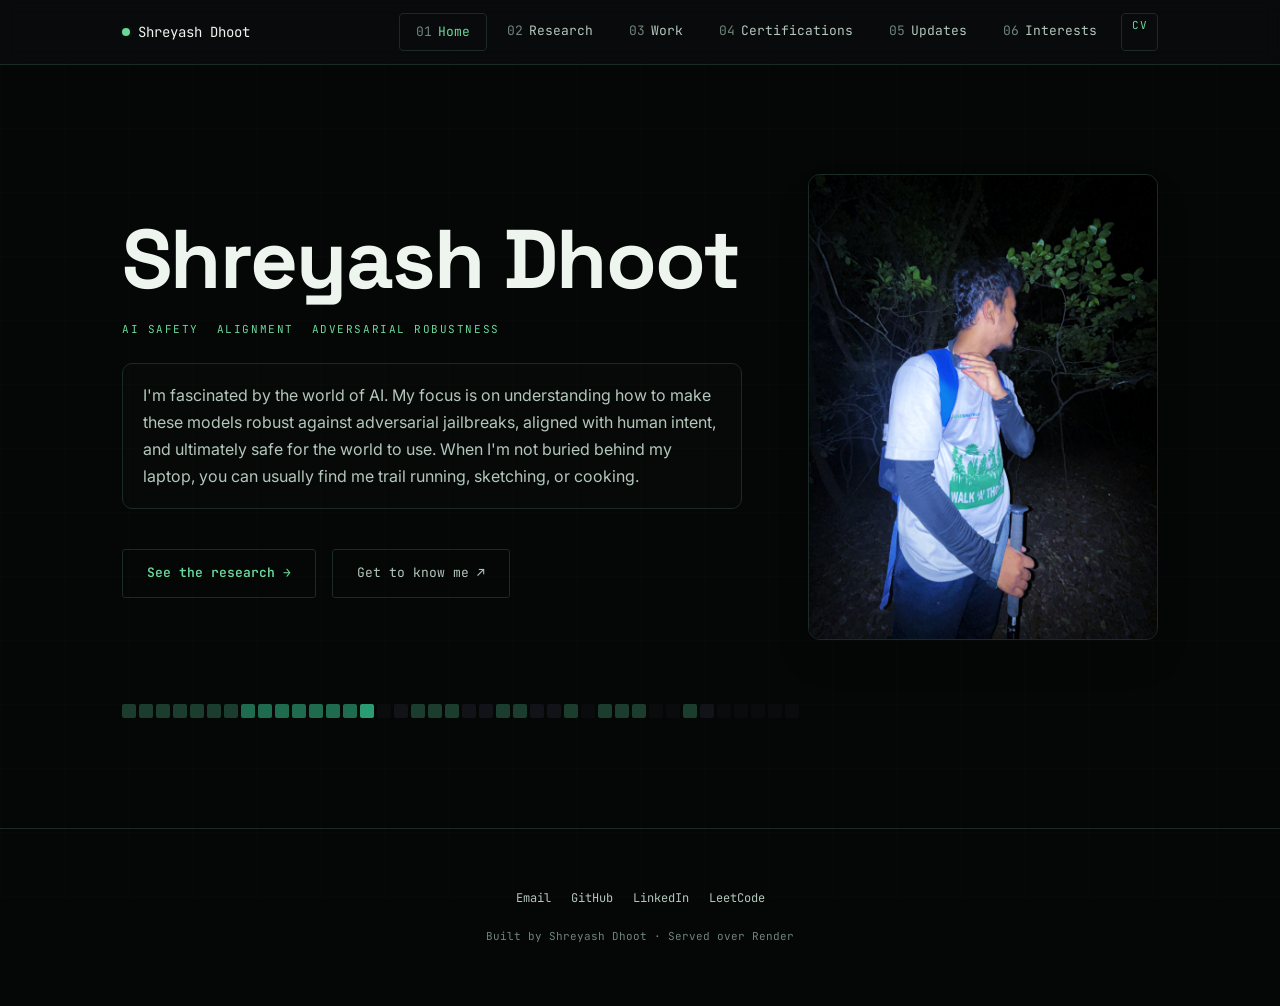
<file: index.html>
<!DOCTYPE html>
<html lang="en">
<head>
<meta charset="UTF-8">
<meta name="viewport" content="width=device-width, initial-scale=1.0">
<title>Shreyash Dhoot</title>
<meta name="description" content="Shreyash Dhoot — Undergraduate AI Researcher, EEE. Diffusion model safety, computer vision, ultra trail running, sketching.">
<link rel="preconnect" href="https://fonts.googleapis.com">
<link rel="preconnect" href="https://fonts.gstatic.com" crossorigin>
<link href="https://fonts.googleapis.com/css2?family=Space+Grotesk:wght@400;500;600;700&family=JetBrains+Mono:wght@400;500;600&family=Inter:wght@400;500;600&display=swap" rel="stylesheet">
<link rel="stylesheet" href="style.css">
<style>
  header.hero {
    min-height: 92vh;
    display: flex;
    flex-direction: column;
    justify-content: center;
    padding-top: 64px;
  }
  .hero-kicker {
    font-family: var(--font-mono); font-size: 13px; color: var(--accent);
    letter-spacing: 0.08em; margin-bottom: 20px;
    display: flex; align-items: center; gap: 10px;
    opacity: 0; animation: fadeUp 0.8s 0.1s ease-out forwards;
  }
  .hero-kicker::before { content: ''; width: 24px; height: 1px; background: var(--accent); }
  h1.hero-title {
    font-family: var(--font-display); font-weight: 700;
    font-size: clamp(2.4rem, 6.5vw, 5.2rem); line-height: 1.05; letter-spacing: -0.02em;
    max-width: 900px;
    margin: 0;
    opacity: 0; animation: fadeUp 0.8s 0.25s ease-out forwards;
  }
  .hero-title-wrap {
    max-width: 880px;
    opacity: 0; animation: fadeUp 0.8s 0.25s ease-out forwards;
  }
  .hero-keywords {
    display: flex; flex-wrap: wrap; gap: 10px 18px;
    margin-top: 18px; margin-bottom: 24px;
    font-family: var(--font-mono); font-size: 11px; letter-spacing: 0.14em;
    text-transform: uppercase; color: var(--accent);
  }
  .hero-content {
    display: grid;
    grid-template-columns: minmax(0, 1.3fr) minmax(240px, 0.7fr);
    gap: 36px;
    align-items: center;
  }
  .hero-panel {
    max-width: 620px;
    padding: 18px 20px;
    border: 1px solid var(--border);
    border-radius: 10px;
    background: rgba(255,255,255,0.01);
    color: var(--text-dim);
    font-size: 1rem;
    line-height: 1.7;
  }
  .hero-panel strong { color: var(--text); font-weight: 500; }
  .hero-visual {
    display: flex; justify-content: center; align-items: center;
    opacity: 0; animation: fadeUp 0.8s 0.5s ease-out forwards;
  }
  .hero-photo {
    width: min(100%, 360px);
    aspect-ratio: 3 / 4;
    position: relative;
    overflow: hidden;
    border-radius: 12px;
    border: 1px solid var(--border);
    background: var(--bg-card);
    box-shadow: 0 20px 35px rgba(0, 0, 0, 0.1);
  }
  .hero-photo img {
    width: 100%; height: 100%; object-fit: cover; display: block;
    filter: saturate(0.92) contrast(1.02);
  }
  .hero-sub {
    margin-top: 28px; max-width: 620px; font-size: 1.08rem; color: var(--text-dim);
    opacity: 0; animation: fadeUp 0.8s 0.4s ease-out forwards;
  }
  .hero-sub strong { color: var(--text); font-weight: 500; }
  .hero-actions {
    margin-top: 40px; display: flex; gap: 16px; flex-wrap: wrap;
    opacity: 0; animation: fadeUp 0.8s 0.55s ease-out forwards;
  }
  @keyframes fadeUp { from { opacity: 0; transform: translateY(16px); } to { opacity: 1; transform: translateY(0); } }

  .denoise-strip {
    margin-top: 64px; display: flex; align-items: center; max-width: 680px; width: 100%;
    opacity: 0; animation: fadeUp 1s 0.7s ease-out forwards;
  }
  .denoise-strip .cell { flex: 1 1 0; max-width: 14px; height: 14px; margin-right: 3px; border-radius: 2px; min-width: 2px; }
  .denoise-strip .cell:last-child { margin-right: 0; }
  .denoise-caption { font-family: var(--font-mono); font-size: 11px; color: var(--text-faint); margin-top: 12px; letter-spacing: 0.03em; }

  @media (max-width: 860px) {
    header.hero {
      min-height: auto;
      padding-top: 96px;
      padding-bottom: 56px;
      justify-content: flex-start;
    }
    .hero-content {
      grid-template-columns: 1fr;
      gap: 36px;
    }
    .hero-title-wrap {
      max-width: 100%;
    }
    .hero-panel {
      max-width: 100%;
    }
    .hero-visual {
      order: 2;
      width: 100%;
    }
    .hero-photo {
      width: min(100%, 320px);
      margin: 0 auto;
    }
  }

  @media (max-width: 520px) {
    header.hero {
      padding-top: 84px;
      padding-bottom: 40px;
    }
    h1.hero-title {
      font-size: clamp(2.1rem, 9.5vw, 3rem);
    }
    .hero-keywords {
      gap: 8px 12px;
      font-size: 10px;
      letter-spacing: 0.1em;
      margin-top: 14px;
      margin-bottom: 20px;
    }
    .hero-panel {
      padding: 16px;
      font-size: 0.95rem;
      line-height: 1.65;
    }
    .hero-actions {
      margin-top: 28px;
      gap: 12px;
    }
    .hero-actions .btn {
      width: 100%;
      justify-content: center;
    }
    .hero-photo {
      width: min(100%, 280px);
    }
    .denoise-strip {
      margin-top: 36px;
    }
    .denoise-strip .cell {
      height: 10px;
      margin-right: 2px;
      border-radius: 1px;
    }
  }
</style>
</head>
<body data-page="home">

<header class="hero">
  <div class="wrap">
    <div class="hero-content">
      <div class="hero-title-wrap">
        <h1 class="hero-title">Shreyash Dhoot</h1>
        <div class="hero-keywords">
          <span>AI Safety</span>
          <span>Alignment</span>
          <span>Adversarial Robustness</span>
        </div>
        <div class="hero-panel">
          I'm fascinated by the world of AI. My focus is on understanding how to make these models robust against adversarial jailbreaks, aligned with human intent, and ultimately safe for the world to use.
          When I'm not buried behind my laptop, you can usually find me trail running, sketching, or cooking. 
        </div>
        <div class="hero-actions">
          <a href="research.html" class="btn btn-primary">See the research →</a>
          <a href="interests.html" class="btn btn-ghost">Get to know me ↗</a>
        </div>
      </div>

      <div class="hero-visual" aria-label="Shreyash on a night trail">
        <div class="hero-photo">
          <img src="home-pictures/IMG_20241030_222016.jpg" alt="Shreyash on a night forest trail" />
        </div>
      </div>
    </div>

    <div class="denoise-strip" id="denoiseStrip"></div>
  </div>
</header>

<footer>
  <div class="wrap">
    <div class="footer-links">
      <a href="mailto:shreyashdhoot@gmail.com">Email</a>
      <a href="https://github.com/ShreyashDhoot" target="_blank" rel="noopener">GitHub</a>
      <a href="https://www.linkedin.com/in/shreyashdhoot" target="_blank" rel="noopener">LinkedIn</a>
      <a href="https://leetcode.com/u/shreyashdhoot/" target="_blank" rel="noopener">LeetCode</a>
    </div>
    Built by Shreyash Dhoot · Served over Render
  </div>
</footer>

<script src="nav.js"></script>
<script>
  (function() {
    const strip = document.getElementById('denoiseStrip');
    if (!strip) return;
    const prefersReduced = window.matchMedia('(prefers-reduced-motion: reduce)').matches;
    const cellCount = 40;
    const palette = ['#0a0b0d', '#111318', '#1a3d2e', '#1f6b4d', '#2a9c73', '#34c795'];
    const cells = [];
    for (let i = 0; i < cellCount; i++) {
      const cell = document.createElement('div');
      cell.className = 'cell';
      cell.style.background = palette[Math.floor(Math.random() * palette.length)];
      strip.appendChild(cell);
      cells.push(cell);
    }
    if (prefersReduced) {
      cells.forEach((cell, i) => {
        const t = i / cellCount;
        cell.style.background = t < 0.9 ? palette[Math.min(5, Math.floor(t * 6) + 2)] : palette[5];
      });
      return;
    }
    let step = 0;
    const totalSteps = 26;
    function settle() {
      step++;
      const resolvedUpTo = Math.floor((step / totalSteps) * cellCount);
      cells.forEach((cell, i) => {
        if (i < resolvedUpTo) {
          const t = i / cellCount;
          cell.style.background = palette[Math.min(5, Math.floor(t * 6) + 2)];
          cell.style.transition = 'background 0.5s ease';
        } else {
          cell.style.background = palette[Math.floor(Math.random() * 3)];
        }
      });
      if (step < totalSteps) setTimeout(settle, 90);
    }
    setTimeout(settle, 900);
  })();
</script>
</body>
</html>
</file>
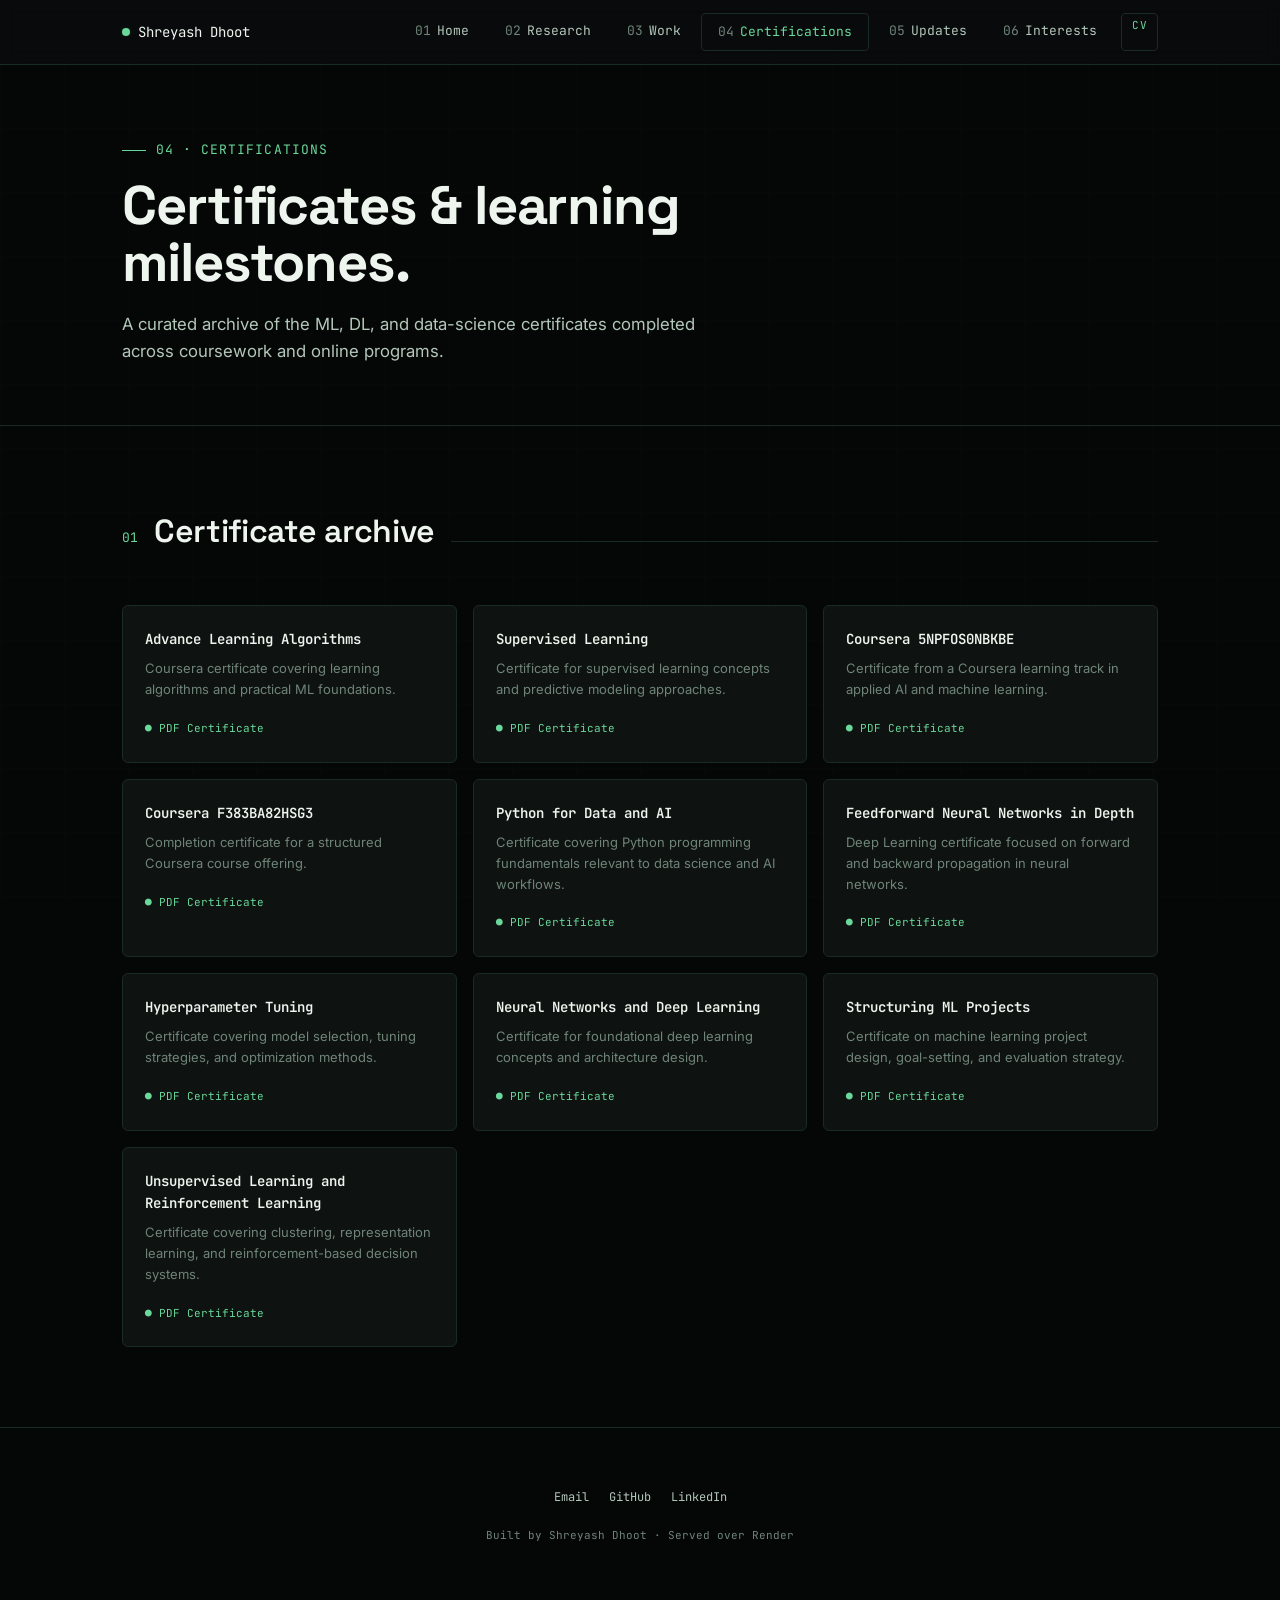
<file: certificates.html>
<!DOCTYPE html>
<html lang="en">
<head>
<meta charset="UTF-8">
<meta name="viewport" content="width=device-width, initial-scale=1.0">
<title>Certifications — Shreyash Dhoot</title>
<link rel="preconnect" href="https://fonts.googleapis.com">
<link rel="preconnect" href="https://fonts.gstatic.com" crossorigin>
<link href="https://fonts.googleapis.com/css2?family=Space+Grotesk:wght@400;500;600;700&family=JetBrains+Mono:wght@400;500;600&family=Inter:wght@400;500;600&display=swap" rel="stylesheet">
<link rel="stylesheet" href="style.css">
<style>
  .minor-grid { display: grid; grid-template-columns: repeat(auto-fill, minmax(260px, 1fr)); gap: 16px; }
  .minor-card { display: block; border: 1px solid var(--border); border-radius: 6px; padding: 22px; background: var(--bg-card); transition: border-color 0.2s ease, transform 0.2s ease, box-shadow 0.2s ease; text-decoration: none; color: inherit; cursor: pointer; }
  .minor-card:hover, .minor-card:focus-visible { border-color: var(--border-bright); transform: translateY(-1px); box-shadow: 0 8px 18px rgba(0, 0, 0, 0.08); }
  .minor-card .mc-name { font-family: var(--font-mono); font-size: 14px; font-weight: 600; color: var(--text); margin-bottom: 8px; display: block; }
  .minor-card .mc-desc { font-size: 13px; color: var(--text-faint); margin-bottom: 14px; }
  .minor-card .mc-lang { font-family: var(--font-mono); font-size: 11px; color: var(--accent); }
</style>
</head>
<body data-page="certifications">

<div class="page-header">
  <div class="wrap">
    <div class="page-kicker">04 · CERTIFICATIONS</div>
    <h1 class="page-title">Certificates & learning milestones.</h1>
    <p class="page-sub">A curated archive of the ML, DL, and data-science certificates completed across coursework and online programs.</p>
  </div>
</div>

<section>
  <div class="wrap">
    <div class="section-head">
      <span class="section-num">01</span>
      <h2 class="section-title">Certificate archive</h2>
      <div class="section-line"></div>
    </div>

    <div class="minor-grid">
      <a class="minor-card" href="certificates/advance%20learning%20algorithms.pdf" target="_blank" rel="noopener">
        <span class="mc-name">Advance Learning Algorithms</span>
        <p class="mc-desc">Coursera certificate covering learning algorithms and practical ML foundations.</p>
        <span class="mc-lang">● PDF Certificate</span>
      </a>

      <a class="minor-card" href="certificates/coursea%20supervised%20learning%20certificate.pdf" target="_blank" rel="noopener">
        <span class="mc-name">Supervised Learning</span>
        <p class="mc-desc">Certificate for supervised learning concepts and predictive modeling approaches.</p>
        <span class="mc-lang">● PDF Certificate</span>
      </a>

      <a class="minor-card" href="certificates/Coursera%205NPFOS0NBKBE.pdf" target="_blank" rel="noopener">
        <span class="mc-name">Coursera 5NPFOS0NBKBE</span>
        <p class="mc-desc">Certificate from a Coursera learning track in applied AI and machine learning.</p>
        <span class="mc-lang">● PDF Certificate</span>
      </a>

      <a class="minor-card" href="certificates/Coursera%20F383BA82HSG3.pdf" target="_blank" rel="noopener">
        <span class="mc-name">Coursera F383BA82HSG3</span>
        <p class="mc-desc">Completion certificate for a structured Coursera course offering.</p>
        <span class="mc-lang">● PDF Certificate</span>
      </a>

      <a class="minor-card" href="certificates/coursera%20python%20certificate.pdf" target="_blank" rel="noopener">
        <span class="mc-name">Python for Data and AI</span>
        <p class="mc-desc">Certificate covering Python programming fundamentals relevant to data science and AI workflows.</p>
        <span class="mc-lang">● PDF Certificate</span>
      </a>

      <a class="minor-card" href="certificates/Feedforward%20Neural%20Networks%20in%20Depth%2C%20Part%201_%20Forward%20and%20Backward%20Propagations%20_%20I%2C%20Deep%20Learning.pdf" target="_blank" rel="noopener">
        <span class="mc-name">Feedforward Neural Networks in Depth</span>
        <p class="mc-desc">Deep Learning certificate focused on forward and backward propagation in neural networks.</p>
        <span class="mc-lang">● PDF Certificate</span>
      </a>

      <a class="minor-card" href="certificates/hyperparameter%20tuning.pdf" target="_blank" rel="noopener">
        <span class="mc-name">Hyperparameter Tuning</span>
        <p class="mc-desc">Certificate covering model selection, tuning strategies, and optimization methods.</p>
        <span class="mc-lang">● PDF Certificate</span>
      </a>

      <a class="minor-card" href="certificates/neural%20network%20and%20deep%20learning.pdf" target="_blank" rel="noopener">
        <span class="mc-name">Neural Networks and Deep Learning</span>
        <p class="mc-desc">Certificate for foundational deep learning concepts and architecture design.</p>
        <span class="mc-lang">● PDF Certificate</span>
      </a>

      <a class="minor-card" href="certificates/structuring%20ml%20projects.pdf" target="_blank" rel="noopener">
        <span class="mc-name">Structuring ML Projects</span>
        <p class="mc-desc">Certificate on machine learning project design, goal-setting, and evaluation strategy.</p>
        <span class="mc-lang">● PDF Certificate</span>
      </a>

      <a class="minor-card" href="certificates/unsupervised%20and%20reinforcement.pdf" target="_blank" rel="noopener">
        <span class="mc-name">Unsupervised Learning and Reinforcement Learning</span>
        <p class="mc-desc">Certificate covering clustering, representation learning, and reinforcement-based decision systems.</p>
        <span class="mc-lang">● PDF Certificate</span>
      </a>
    </div>
  </div>
</section>

<footer>
  <div class="wrap">
    <div class="footer-links">
      <a href="mailto:shreyashdhoot@gmail.com">Email</a>
      <a href="https://github.com/ShreyashDhoot" target="_blank" rel="noopener">GitHub</a>
      <a href="https://www.linkedin.com/in/shreyashdhoot" target="_blank" rel="noopener">LinkedIn</a>
    </div>
    Built by Shreyash Dhoot · Served over Render
  </div>
</footer>

<script src="nav.js"></script>
</body>
</html>
</file>
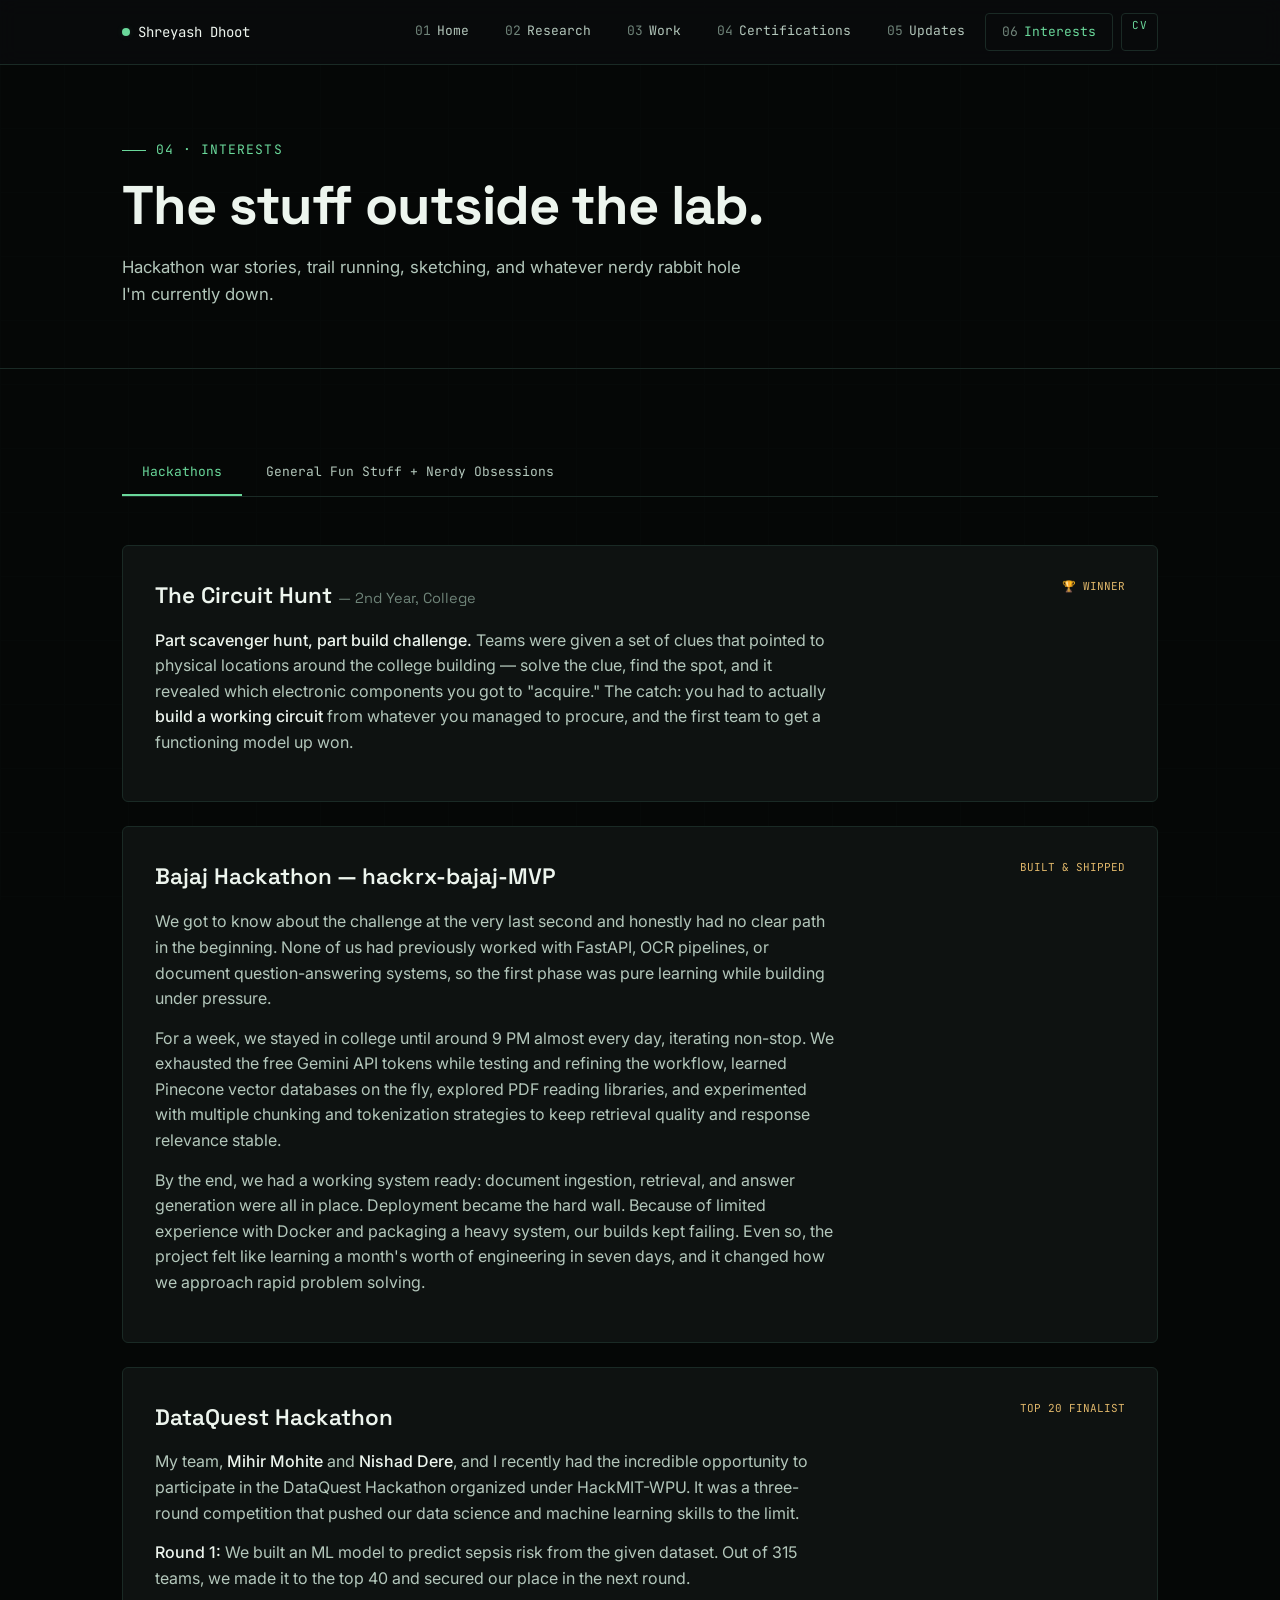
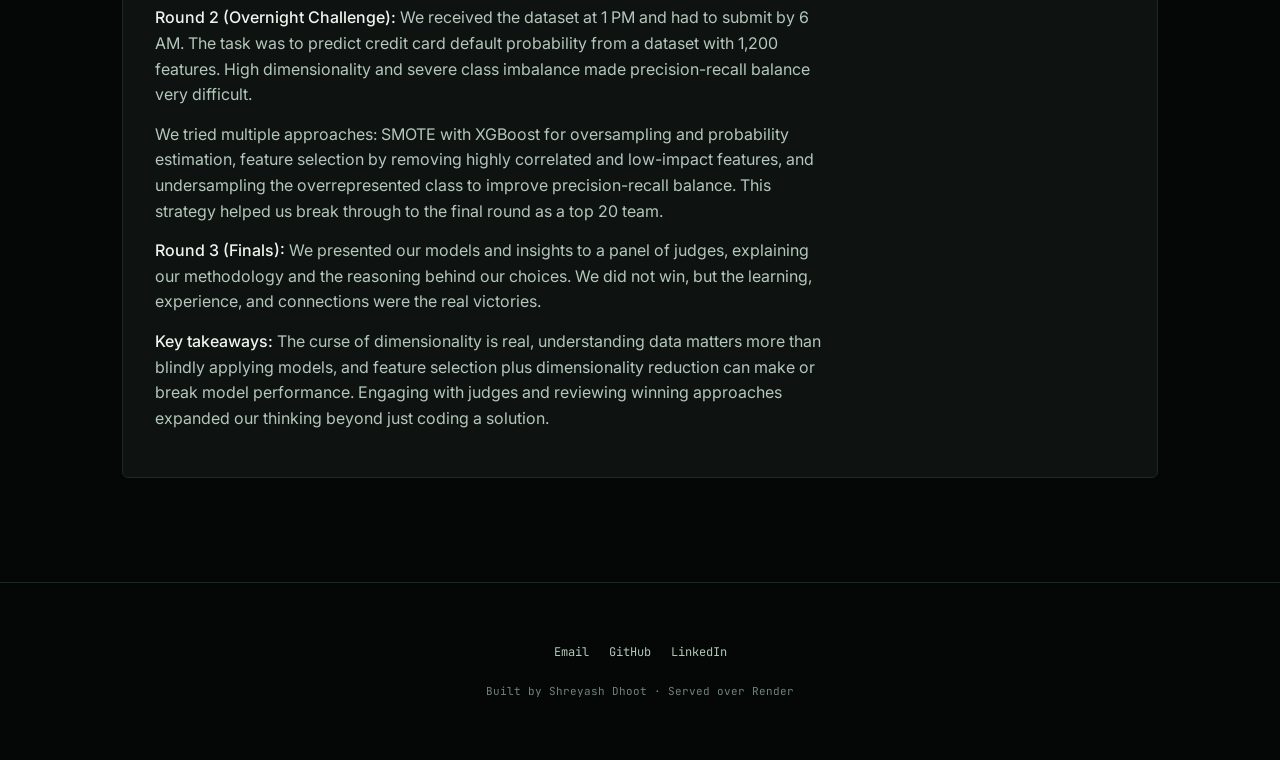
<file: interests.html>
<!DOCTYPE html>
<html lang="en">
<head>
<meta charset="UTF-8">
<meta name="viewport" content="width=device-width, initial-scale=1.0">
<title>Interests — Shreyash Dhoot</title>
<link rel="preconnect" href="https://fonts.googleapis.com">
<link rel="preconnect" href="https://fonts.gstatic.com" crossorigin>
<link href="https://fonts.googleapis.com/css2?family=Space+Grotesk:wght@400;500;600;700&family=JetBrains+Mono:wght@400;500;600&family=Inter:wght@400;500;600&display=swap" rel="stylesheet">
<link rel="stylesheet" href="style.css">
<style>
  .subtabs {
    display: flex; gap: 4px; margin-bottom: 48px;
    border-bottom: 1px solid var(--border);
    overflow-x: auto;
  }
  .subtab {
    font-family: var(--font-mono); font-size: 13px; color: var(--text-dim);
    padding: 14px 20px; border-bottom: 2px solid transparent;
    white-space: nowrap; cursor: pointer; background: none; border-top: none; border-left: none; border-right: none;
    transition: all 0.2s;
  }
  .subtab:hover { color: var(--text); }
  .subtab.active { color: var(--accent); border-bottom-color: var(--accent); }

  .subpanel { display: none; }
  .subpanel.active { display: block; animation: fadeIn 0.3s ease; }
  @keyframes fadeIn { from { opacity: 0; transform: translateY(6px); } to { opacity: 1; transform: translateY(0); } }

  .story-card {
    border: 1px solid var(--border); border-radius: 6px; background: var(--bg-card);
    padding: 32px; margin-bottom: 24px; transition: border-color 0.25s;
  }
  .story-card:hover { border-color: var(--border-bright); }
  .story-top { display: flex; justify-content: space-between; align-items: flex-start; gap: 20px; flex-wrap: wrap; margin-bottom: 14px; }
  .story-title { font-family: var(--font-display); font-size: 1.4rem; font-weight: 600; }
  .story-meta { font-family: var(--font-mono); font-size: 11px; color: var(--gold); }
  .story-body { color: var(--text-dim); max-width: 68ch; }
  .story-body strong { color: var(--text); font-weight: 500; }
  .story-body p { margin-bottom: 14px; }

  .edit-note {
    margin-top: 20px; padding: 14px 18px; border-left: 2px solid var(--warn);
    background: rgba(224, 164, 88, 0.06); font-family: var(--font-mono); font-size: 12px; color: var(--text-faint);
  }

  .obsession-grid { display: grid; grid-template-columns: repeat(auto-fill, minmax(240px, 1fr)); gap: 16px; }
  .obsession-card { border: 1px solid var(--border); border-radius: 6px; padding: 24px; background: var(--bg-card); }
  .obsession-card .oc-icon { font-size: 1.6rem; margin-bottom: 12px; }
  .obsession-card h4 { font-family: var(--font-display); font-size: 1.1rem; margin-bottom: 8px; }
  .obsession-card p { color: var(--text-faint); font-size: 13px; }
  .obsession-link {
    display: block;
    transition: border-color 0.2s ease, transform 0.2s ease, box-shadow 0.2s ease;
  }
  .obsession-link:hover {
    border-color: var(--accent);
    transform: translateY(-2px);
    box-shadow: 0 8px 20px rgba(0, 0, 0, 0.2);
  }
  .channel-cta {
    margin-top: 12px;
    display: inline-block;
    font-family: var(--font-mono);
    font-size: 11px;
    color: var(--accent);
    border: 1px solid var(--border);
    border-radius: 4px;
    padding: 5px 9px;
  }
</style>
</head>
<body data-page="interests">

<div class="page-header">
  <div class="wrap">
    <div class="page-kicker">04 · INTERESTS</div>
    <h1 class="page-title">The stuff outside the lab.</h1>
    <p class="page-sub">Hackathon war stories, trail running, sketching, and whatever nerdy rabbit hole I'm currently down.</p>
  </div>
</div>

<section>
  <div class="wrap">
    <div class="subtabs" role="tablist">
      <button class="subtab active" data-tab="hackathons" role="tab">Hackathons</button>
      <button class="subtab" data-tab="fun" role="tab">General Fun Stuff + Nerdy Obsessions</button>
    </div>

    <!-- HACKATHONS -->
    <div class="subpanel active" id="panel-hackathons">
      <div class="story-card">
        <div class="story-top">
          <div class="story-title">The Circuit Hunt <span style="color:var(--text-faint); font-weight:400; font-size:0.65em;">— 2nd Year, College</span></div>
          <div class="story-meta">🏆 WINNER</div>
        </div>
        <div class="story-body">
          <p>
            <strong>Part scavenger hunt, part build challenge.</strong> Teams were given a set of clues that
            pointed to physical locations around the college building — solve the clue, find the spot, and it
            revealed which electronic components you got to "acquire." The catch: you had to actually
            <strong>build a working circuit</strong> from whatever you managed to procure, and the first team
            to get a functioning model up won.
          </p>
        </div>
      </div>

      <div class="story-card">
        <div class="story-top">
          <div class="story-title">Bajaj Hackathon — hackrx-bajaj-MVP</div>
          <div class="story-meta">BUILT & SHIPPED</div>
        </div>
        <div class="story-body">
          <p>
            We got to know about the challenge at the very last second and honestly had no clear path in the beginning.
            None of us had previously worked with FastAPI, OCR pipelines, or document question-answering systems,
            so the first phase was pure learning while building under pressure.
          </p>
          <p>
            For a week, we stayed in college until around 9 PM almost every day, iterating non-stop.
            We exhausted the free Gemini API tokens while testing and refining the workflow, learned Pinecone vector
            databases on the fly, explored PDF reading libraries, and experimented with multiple chunking and
            tokenization strategies to keep retrieval quality and response relevance stable.
          </p>
          <p>
            By the end, we had a working system ready: document ingestion, retrieval, and answer generation were all in place.
            Deployment became the hard wall. Because of limited experience with Docker and packaging a heavy system,
            our builds kept failing. Even so, the project felt like learning a month's worth of engineering in seven days,
            and it changed how we approach rapid problem solving.
          </p>
        </div>
      </div>

      <div class="story-card">
        <div class="story-top">
          <div class="story-title">DataQuest Hackathon</div>
          <div class="story-meta">TOP 20 FINALIST</div>
        </div>
        <div class="story-body">
          <p>
            My team, <a href="https://www.linkedin.com/in/mihir-mohite/" target="_blank" rel="noopener"><strong>Mihir Mohite</strong></a> and
            <a href="https://www.linkedin.com/in/nishad-dere-1341b2336/" target="_blank" rel="noopener"><strong>Nishad Dere</strong></a>, and I recently had
            the incredible opportunity to participate in the DataQuest Hackathon organized under HackMIT-WPU.
            It was a three-round competition that pushed our data science and machine learning skills to the limit.
          </p>
          <p>
            <strong>Round 1:</strong> We built an ML model to predict sepsis risk from the given dataset.
            Out of 315 teams, we made it to the top 40 and secured our place in the next round.
          </p>
          <p>
            <strong>Round 2 (Overnight Challenge):</strong> We received the dataset at 1 PM and had to submit by 6 AM.
            The task was to predict credit card default probability from a dataset with 1,200 features.
            High dimensionality and severe class imbalance made precision-recall balance very difficult.
          </p>
          <p>
            We tried multiple approaches:
            SMOTE with XGBoost for oversampling and probability estimation, feature selection by removing highly
            correlated and low-impact features, and undersampling the overrepresented class to improve precision-recall balance.
            This strategy helped us break through to the final round as a top 20 team.
          </p>
          <p>
            <strong>Round 3 (Finals):</strong> We presented our models and insights to a panel of judges,
            explaining our methodology and the reasoning behind our choices. We did not win, but the learning,
            experience, and connections were the real victories.
          </p>
          <p>
            <strong>Key takeaways:</strong> The curse of dimensionality is real, understanding data matters more than blindly
            applying models, and feature selection plus dimensionality reduction can make or break model performance.
            Engaging with judges and reviewing winning approaches expanded our thinking beyond just coding a solution.
          </p>
        </div>
      </div>
    </div>

    <!-- GENERAL FUN STUFF -->
    <div class="subpanel" id="panel-fun">
      <div class="story-card">
        <div class="story-top">
          <div class="story-title">Ultra Trail Running</div>
        </div>
        <div class="story-body">
        </div>
      </div>

      <div class="story-card">
        <div class="story-top">
          <div class="story-title">Sketching & Art</div>
        </div>
        <div class="story-body">
        </div>
      </div>

      <div class="story-card">
        <div class="story-top">
        </div>
      </div>

      <div class="story-card">
        <div class="story-top">
          <div class="story-title">Nerdy Obsessions</div>
        </div>
      <div class="obsession-grid">
        <a class="obsession-card obsession-link" href="https://www.youtube.com/@mndiaye_97" target="_blank" rel="noopener">
          <div class="oc-icon">🌍</div>
          <h4>Wildlife & Nature Stories</h4>
          <p>
            @mndiaye_97 for engaging wildlife facts and natural history deep dives.
          </p>
          <span class="channel-cta">Open Channel</span>
        </a>
        <a class="obsession-card obsession-link" href="https://www.youtube.com/@YourFoodLab" target="_blank" rel="noopener">
          <div class="oc-icon">🍳</div>
          <h4>Food Science & Cooking</h4>
          <p>
            @YourFoodLab for practical cooking techniques and recipe breakdowns.
          </p>
          <span class="channel-cta">Open Channel</span>
        </a>
        <a class="obsession-card obsession-link" href="https://www.youtube.com/@LindsayNikol" target="_blank" rel="noopener">
          <div class="oc-icon">🦖</div>
          <h4>Paleobiology & Evolution</h4>
          <p>
            @LindsayNikol for evolutionary biology, paleo topics, and science communication.
          </p>
          <span class="channel-cta">Open Channel</span>
        </a>
        <a class="obsession-card obsession-link" href="https://www.youtube.com/watch?v=Nu8wLR4QqSE" target="_blank" rel="noopener">
          <div class="oc-icon">🎥</div>
          <h4>Curiosity That Stuck</h4>
          <p>
            This video is one of those rare rabbit holes that mixes weird detail, clever pacing, and just enough obsession to make you want to learn more afterward.
          </p>
          <span class="channel-cta">Watch the video</span>
        </a>
      </div>
      </div>
    </div>
  </div>
</section>

<footer>
  <div class="wrap">
    <div class="footer-links">
      <a href="mailto:shreyashdhoot@gmail.com">Email</a>
      <a href="https://github.com/ShreyashDhoot" target="_blank" rel="noopener">GitHub</a>
      <a href="https://www.linkedin.com/in/shreyashdhoot" target="_blank" rel="noopener">LinkedIn</a>
    </div>
    Built by Shreyash Dhoot · Served over Render
  </div>
</footer>

<script src="nav.js"></script>
<script>
  document.querySelectorAll('.subtab').forEach(tab => {
    tab.addEventListener('click', () => {
      document.querySelectorAll('.subtab').forEach(t => t.classList.remove('active'));
      document.querySelectorAll('.subpanel').forEach(p => p.classList.remove('active'));
      tab.classList.add('active');
      document.getElementById('panel-' + tab.dataset.tab).classList.add('active');
    });
  });
</script>
</body>
</html>
</file>
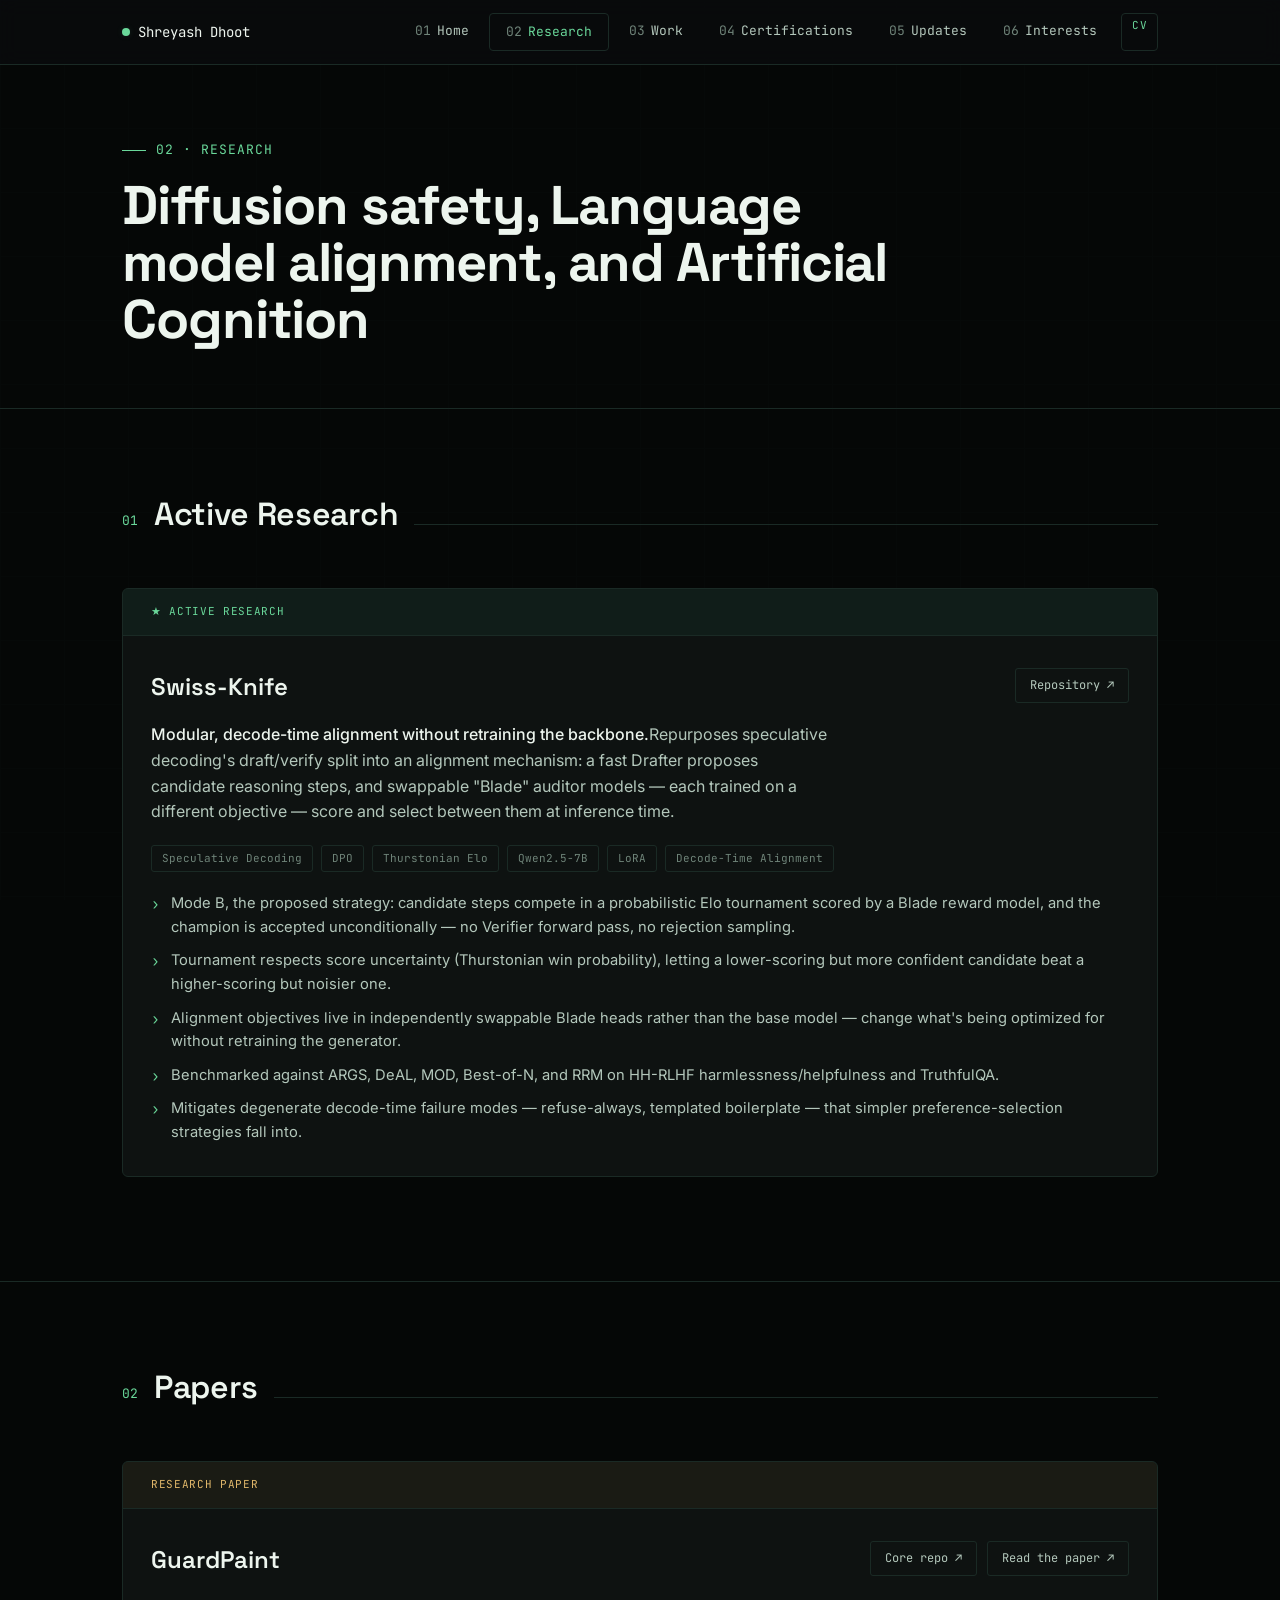
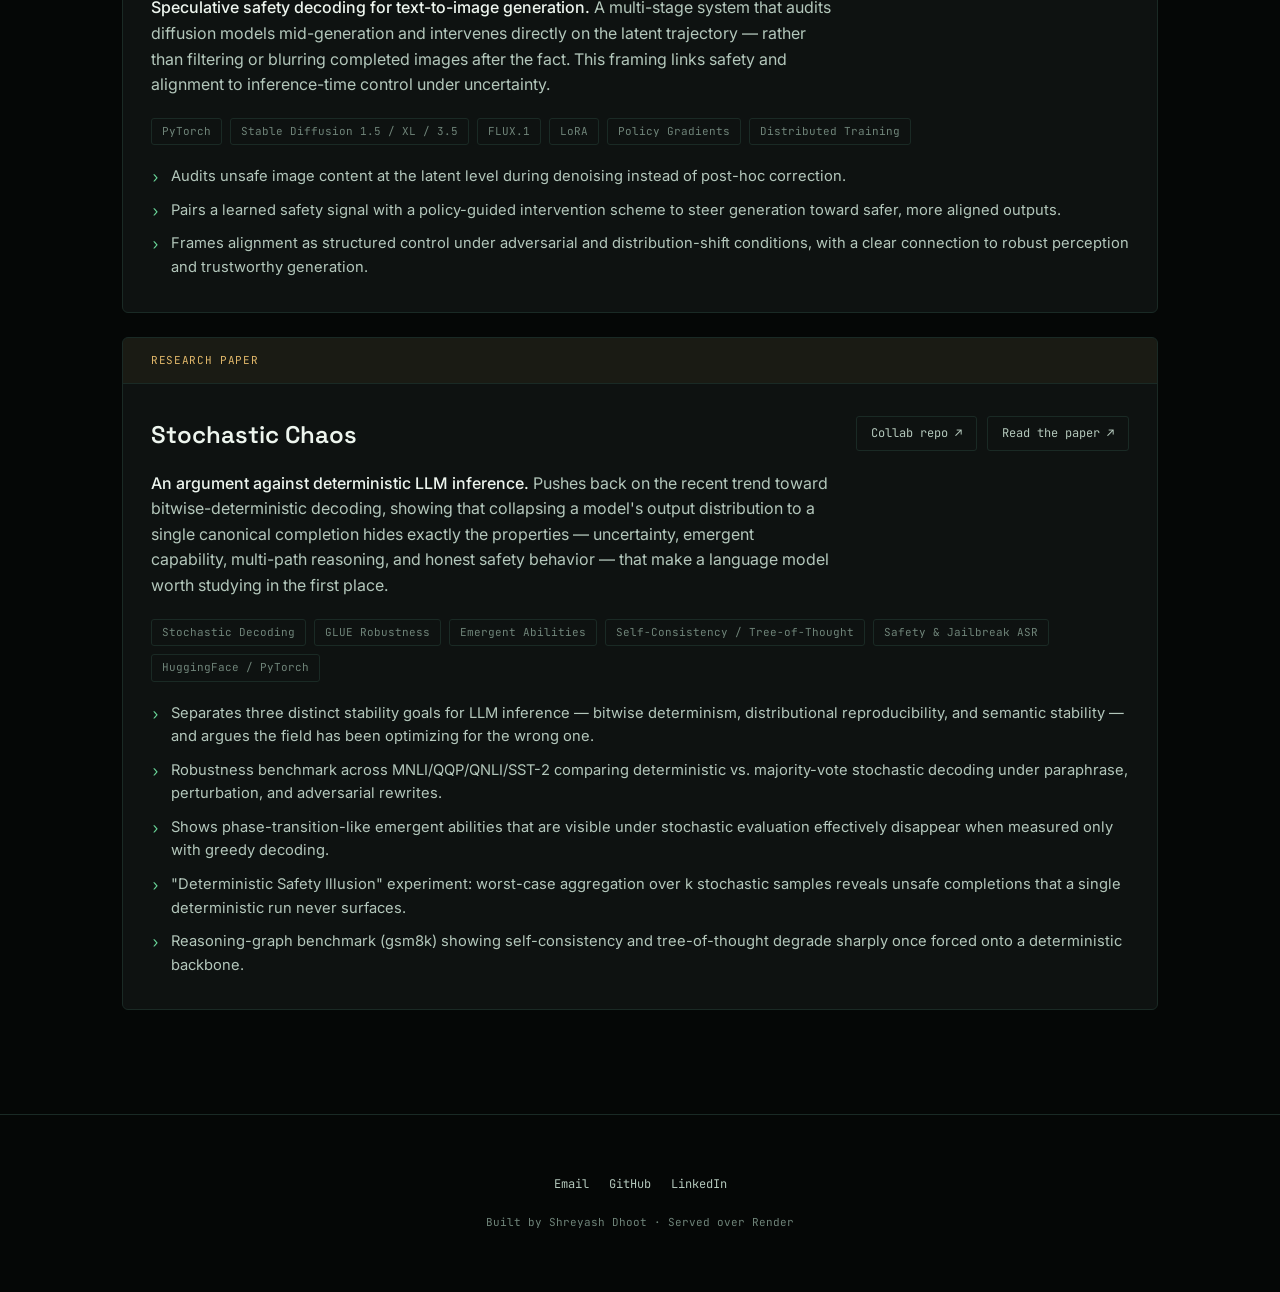
<file: research.html>
<!DOCTYPE html>
<html lang="en">
<head>
<meta charset="UTF-8">
<meta name="viewport" content="width=device-width, initial-scale=1.0">
<title>Research — Shreyash Dhoot</title>
<link rel="preconnect" href="https://fonts.googleapis.com">
<link rel="preconnect" href="https://fonts.gstatic.com" crossorigin>
<link href="https://fonts.googleapis.com/css2?family=Space+Grotesk:wght@400;500;600;700&family=JetBrains+Mono:wght@400;500;600&family=Inter:wght@400;500;600&display=swap" rel="stylesheet">
<link rel="stylesheet" href="style.css">
<style>
  .project { border: 1px solid var(--border); border-radius: 6px; background: var(--bg-card); margin-bottom: 24px; overflow: hidden; transition: border-color 0.25s ease; }
  .project:hover { border-color: var(--border-bright); }
  .project-flag { display: flex; align-items: center; gap: 10px; padding: 14px 28px; background: rgba(52, 199, 149, 0.06); border-bottom: 1px solid var(--border); font-family: var(--font-mono); font-size: 11px; color: var(--accent); letter-spacing: 0.06em; }
  .project-flag.paper { background: rgba(212, 169, 78, 0.06); color: var(--gold); }
  .project-body { padding: 32px 28px; }
  .project-top { display: flex; justify-content: space-between; align-items: flex-start; gap: 24px; margin-bottom: 16px; flex-wrap: wrap; }
  .project-name { font-family: var(--font-display); font-size: 1.5rem; font-weight: 600; }
  .project-links { display: flex; gap: 10px; flex-shrink: 0; flex-wrap: wrap; }
  .project-desc { color: var(--text-dim); max-width: 68ch; margin-bottom: 20px; }
  .project-desc strong { color: var(--text); font-weight: 500; }
  .project-meta { display: flex; flex-wrap: wrap; gap: 8px; margin-bottom: 20px; }
  .project-highlights { list-style: none; display: grid; gap: 10px; font-size: 0.92rem; color: var(--text-dim); }
  .project-highlights li { padding-left: 20px; position: relative; }
  .project-highlights li::before { content: '›'; position: absolute; left: 0; color: var(--accent); font-family: var(--font-mono); }
  .project-diagram { margin-top: 24px; padding: 18px; background: var(--bg-raised); border: 1px solid var(--border); border-radius: 4px; font-family: var(--font-mono); font-size: 11.5px; color: var(--text-faint); line-height: 1.7; overflow-x: auto; white-space: pre; }

  .paper-abstract { font-style: italic; color: var(--text-dim); border-left: 2px solid var(--gold); padding-left: 18px; margin: 20px 0; font-size: 0.95rem; }
  .pdf-slot { margin-top: 20px; padding: 18px; border: 1px dashed var(--text-faint); border-radius: 4px; font-family: var(--font-mono); font-size: 12px; color: var(--text-faint); }
</style>
</head>
<body data-page="research">

<div class="page-header">
  <div class="wrap">
    <div class="page-kicker">02 · RESEARCH</div>
    <h1 class="page-title">Diffusion safety, Language model alignment, and Artificial Cognition</h1>
  </div>
</div>

<section>
  <div class="wrap">
    <div class="section-head">
      <span class="section-num">01</span>
      <h2 class="section-title">Active Research</h2>
      <div class="section-line"></div>
    </div>

    <div class="project">
      <div class="project-flag">★ ACTIVE RESEARCH</div>
      <div class="project-body">
        <div class="project-top">
          <div class="project-name">Swiss-Knife</div>
          <div class="project-links">
            <a class="link-arrow" href="https://github.com/AKarmakar-codes/Swiss-Knife" target="_blank" rel="noopener">Repository ↗</a>
          </div>
        </div>
        <p class="project-desc">
          <strong>Modular, decode-time alignment without retraining the backbone.</strong>Repurposes speculative decoding's draft/verify split into an alignment mechanism: a fast
          Drafter proposes candidate reasoning steps, and swappable "Blade" auditor models — each trained on a
          different objective — score and select between them at inference time.
        </p>
        <div class="project-meta">
          <span class="pill">Speculative Decoding</span>
          <span class="pill">DPO</span>
          <span class="pill">Thurstonian Elo</span>
          <span class="pill">Qwen2.5-7B</span>
          <span class="pill">LoRA</span>
          <span class="pill">Decode-Time Alignment</span>
        </div>
        <ul class="project-highlights">
          <li>Mode B, the proposed strategy: candidate steps compete in a probabilistic Elo tournament scored by a Blade reward model, and the champion is accepted unconditionally — no Verifier forward pass, no rejection sampling.</li>
          <li>Tournament respects score uncertainty (Thurstonian win probability), letting a lower-scoring but more confident candidate beat a higher-scoring but noisier one.</li>
          <li>Alignment objectives live in independently swappable Blade heads rather than the base model — change what's being optimized for without retraining the generator.</li>
          <li>Benchmarked against ARGS, DeAL, MOD, Best-of-N, and RRM on HH-RLHF harmlessness/helpfulness and TruthfulQA.</li>
          <li>Mitigates degenerate decode-time failure modes — refuse-always, templated boilerplate — that simpler preference-selection strategies fall into.</li>
        </ul>
      </div>
    </div>
  </div>
</section>

<section>
  <div class="wrap">
    <div class="section-head">
      <span class="section-num">02</span>
      <h2 class="section-title">Papers</h2>
      <div class="section-line"></div>
    </div>

    <div class="project">
      <div class="project-flag paper">RESEARCH PAPER</div>
      <div class="project-body">
        <div class="project-top">
          <div class="project-name">GuardPaint <span style="color:var(--text-faint); font-weight:400; font-size:0.7em;"></span></div>
          <div class="project-links">
            <a class="link-arrow" href="https://github.com/ShreyashDhoot/GuardPaint" target="_blank" rel="noopener">Core repo ↗</a>
            <a class="link-arrow" href="GuardPaint.pdf" target="_blank" rel="noopener">Read the paper ↗</a>
          </div>
        </div>
        <p class="project-desc">
          <strong>Speculative safety decoding for text-to-image generation.</strong> A multi-stage system
          that audits diffusion models mid-generation and intervenes directly on the latent trajectory —
          rather than filtering or blurring completed images after the fact. This framing links safety and
          alignment to inference-time control under uncertainty.
        </p>
        <div class="project-meta">
          <span class="pill">PyTorch</span>
          <span class="pill">Stable Diffusion 1.5 / XL / 3.5</span>
          <span class="pill">FLUX.1</span>
          <span class="pill">LoRA</span>
          <span class="pill">Policy Gradients</span>
          <span class="pill">Distributed Training</span>
        </div>
        <ul class="project-highlights">
          <li>Audits unsafe image content at the latent level during denoising instead of post-hoc correction.</li>
          <li>Pairs a learned safety signal with a policy-guided intervention scheme to steer generation toward safer, more aligned outputs.</li>
          <li>Frames alignment as structured control under adversarial and distribution-shift conditions, with a clear connection to robust perception and trustworthy generation.</li>
        </ul>
      </div>
    </div>

    <div class="project">
      <div class="project-flag paper">RESEARCH PAPER</div>
      <div class="project-body">
        <div class="project-top">
          <div class="project-name">Stochastic Chaos <span style="color:var(--text-faint); font-weight:400; font-size:0.7em;"></span></div>
          <div class="project-links">
            <a class="link-arrow" href="https://github.com/PhotonTJ/Stochastic-Chaos" target="_blank" rel="noopener">Collab repo ↗</a>
            <a class="link-arrow" href="stochastic-chaos.pdf" target="_blank" rel="noopener">Read the paper ↗</a>
          </div>
        </div>
        <p class="project-desc">
          <strong>An argument against deterministic LLM inference.</strong> Pushes back on the recent trend
          toward bitwise-deterministic decoding, showing that collapsing a model's output distribution to a
          single canonical completion hides exactly the properties — uncertainty, emergent capability,
          multi-path reasoning, and honest safety behavior — that make a language model worth studying in
          the first place.
        </p>
        <div class="project-meta">
          <span class="pill">Stochastic Decoding</span>
          <span class="pill">GLUE Robustness</span>
          <span class="pill">Emergent Abilities</span>
          <span class="pill">Self-Consistency / Tree-of-Thought</span>
          <span class="pill">Safety & Jailbreak ASR</span>
          <span class="pill">HuggingFace / PyTorch</span>
        </div>
        <ul class="project-highlights">
          <li>Separates three distinct stability goals for LLM inference — bitwise determinism, distributional reproducibility, and semantic stability — and argues the field has been optimizing for the wrong one.</li>
          <li>Robustness benchmark across MNLI/QQP/QNLI/SST-2 comparing deterministic vs. majority-vote stochastic decoding under paraphrase, perturbation, and adversarial rewrites.</li>
          <li>Shows phase-transition-like emergent abilities that are visible under stochastic evaluation effectively disappear when measured only with greedy decoding.</li>
          <li>"Deterministic Safety Illusion" experiment: worst-case aggregation over k stochastic samples reveals unsafe completions that a single deterministic run never surfaces.</li>
          <li>Reasoning-graph benchmark (gsm8k) showing self-consistency and tree-of-thought degrade sharply once forced onto a deterministic backbone.</li>
        </ul>
      </div>
    </div>
  </div>
</section>

<footer>
  <div class="wrap">
    <div class="footer-links">
      <a href="mailto:shreyashdhoot@gmail.com">Email</a>
      <a href="https://github.com/ShreyashDhoot" target="_blank" rel="noopener">GitHub</a>
      <a href="https://www.linkedin.com/in/shreyashdhoot" target="_blank" rel="noopener">LinkedIn</a>
    </div>
    Built by Shreyash Dhoot · Served over Render
  </div>
</footer>

<script src="nav.js"></script>
</body>
</html>
</file>
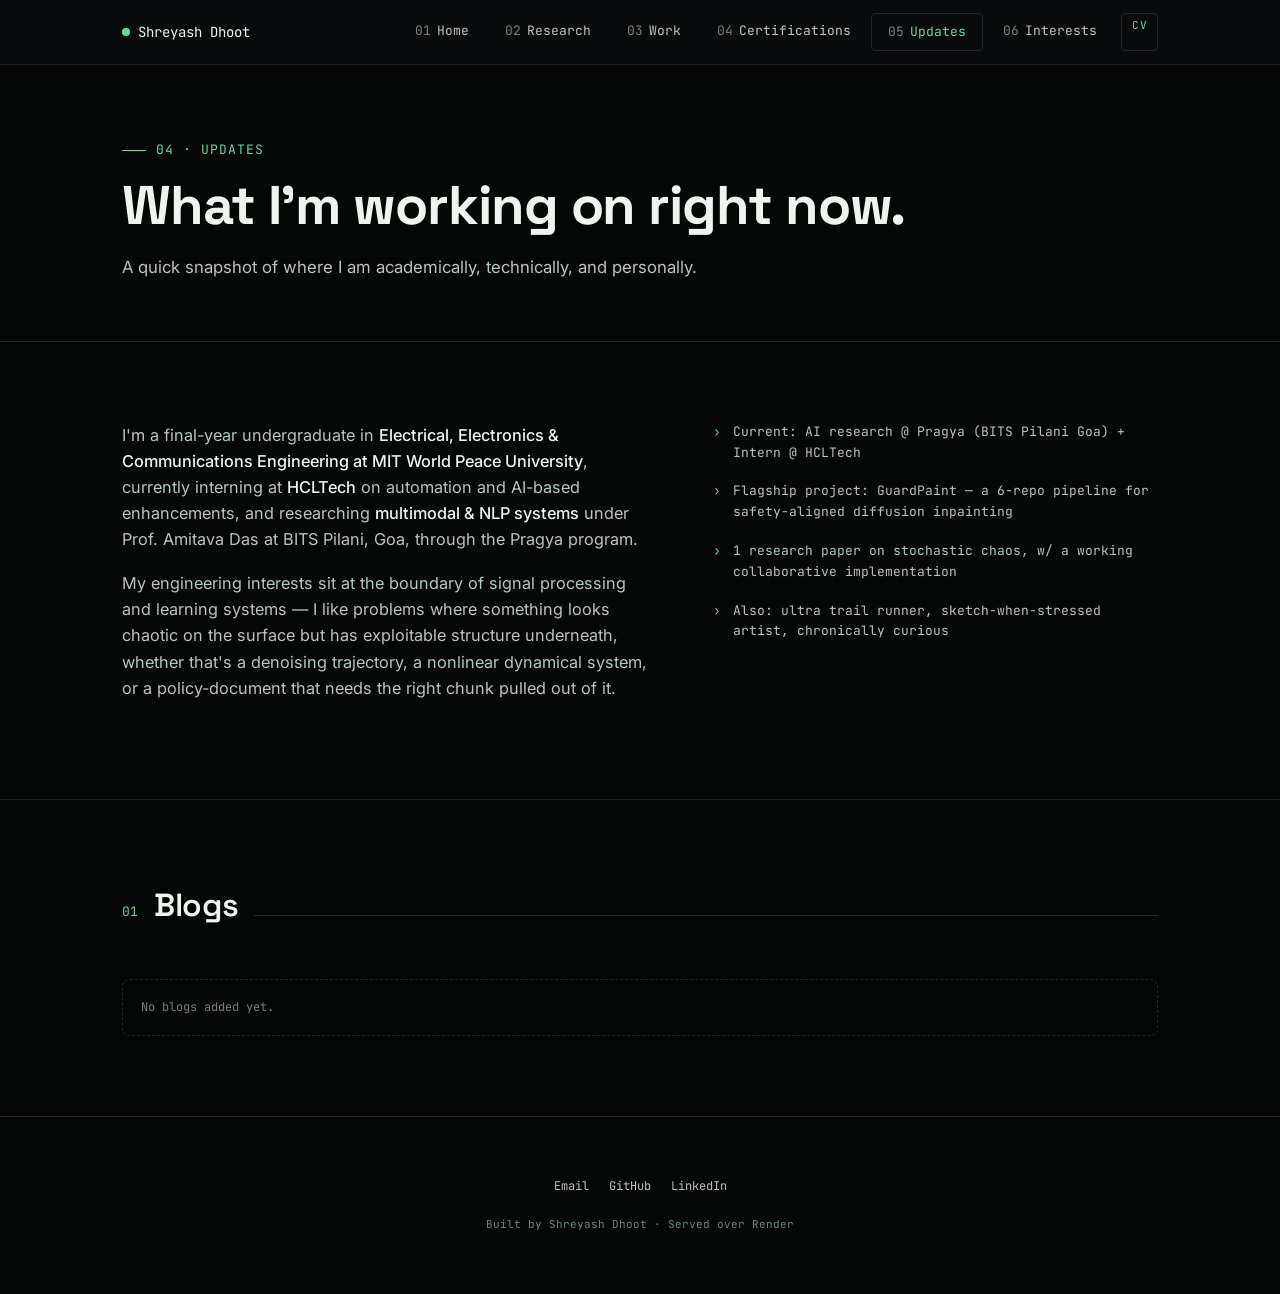
<file: updates.html>
<!DOCTYPE html>
<html lang="en">
<head>
<meta charset="UTF-8">
<meta name="viewport" content="width=device-width, initial-scale=1.0">
<title>Updates — Shreyash Dhoot</title>
<link rel="preconnect" href="https://fonts.googleapis.com">
<link rel="preconnect" href="https://fonts.gstatic.com" crossorigin>
<link href="https://fonts.googleapis.com/css2?family=Space+Grotesk:wght@400;500;600;700&family=JetBrains+Mono:wght@400;500;600&family=Inter:wght@400;500;600&display=swap" rel="stylesheet">
<link rel="stylesheet" href="style.css">
<style>
  .updates-grid { display: grid; grid-template-columns: 1.2fr 1fr; gap: 56px; }
  @media (max-width: 800px) { .updates-grid { grid-template-columns: 1fr; gap: 36px; } }
  .snapshot-text p { color: var(--text-dim); font-size: 1.02rem; margin-bottom: 18px; max-width: 56ch; }
  .snapshot-text strong { color: var(--text); font-weight: 500; }
  .snapshot-list { display: flex; flex-direction: column; gap: 18px; font-family: var(--font-mono); font-size: 13px; }
  .snapshot-list li { list-style: none; padding-left: 20px; position: relative; color: var(--text-dim); }
  .snapshot-list li::before { content: '›'; position: absolute; left: 0; color: var(--accent); }
  .update-card { border: 1px solid var(--border); background: var(--bg-card); border-radius: 8px; padding: 22px; }
  .update-card + .update-card { margin-top: 18px; }
  .blog-card { border: 1px solid var(--border); background: var(--bg-card); border-radius: 8px; padding: 24px; }
  .blog-card + .blog-card { margin-top: 16px; }
  .blog-meta { font-family: var(--font-mono); font-size: 11px; color: var(--text-faint); margin-bottom: 10px; }
  .blog-title { font-family: var(--font-display); font-size: 1.35rem; margin-bottom: 10px; }
  .blog-excerpt { color: var(--text-dim); }
  .blog-add-box {
    margin-top: 18px;
    border: 1px dashed var(--border);
    border-radius: 8px;
    padding: 18px;
    color: var(--text-faint);
    font-family: var(--font-mono);
    font-size: 12px;
  }
</style>
</head>
<body data-page="updates">

<div class="page-header">
  <div class="wrap">
    <div class="page-kicker">04 · UPDATES</div>
    <h1 class="page-title">What I'm working on right now.</h1>
    <p class="page-sub">A quick snapshot of where I am academically, technically, and personally.</p>
  </div>
</div>

<section>
  <div class="wrap">
    <div class="updates-grid">
      <div class="snapshot-text">
        <p>
          I'm a final-year undergraduate in <strong>Electrical, Electronics & Communications Engineering
          at MIT World Peace University</strong>, currently interning at <strong>HCLTech</strong> on
          automation and AI-based enhancements, and researching <strong>multimodal & NLP systems</strong>
          under Prof. Amitava Das at BITS Pilani, Goa, through the Pragya program.
        </p>
        <p>
          My engineering interests sit at the boundary of signal processing and learning systems —
          I like problems where something looks chaotic on the surface but has exploitable structure
          underneath, whether that's a denoising trajectory, a nonlinear dynamical system, or a
          policy-document that needs the right chunk pulled out of it.
        </p>
      </div>

      <div>
        <ul class="snapshot-list">
          <li>Current: AI research @ Pragya (BITS Pilani Goa) + Intern @ HCLTech</li>
          <li>Flagship project: GuardPaint — a 6-repo pipeline for safety-aligned diffusion inpainting</li>
          <li>1 research paper on stochastic chaos, w/ a working collaborative implementation</li>
          <li>Also: ultra trail runner, sketch-when-stressed artist, chronically curious</li>
        </ul>
      </div>
    </div>
  </div>
</section>

<section>
  <div class="wrap">
    <div class="section-head">
      <span class="section-num">01</span>
      <h2 class="section-title">Blogs</h2>
      <div class="section-line"></div>
    </div>

    <div class="blog-add-box">
      No blogs added yet.
    </div>
  </div>
</section>

<footer>
  <div class="wrap">
    <div class="footer-links">
      <a href="mailto:shreyashdhoot@gmail.com">Email</a>
      <a href="https://github.com/ShreyashDhoot" target="_blank" rel="noopener">GitHub</a>
      <a href="https://www.linkedin.com/in/shreyashdhoot" target="_blank" rel="noopener">LinkedIn</a>
    </div>
    Built by Shreyash Dhoot · Served over Render
  </div>
</footer>

<script src="nav.js"></script>
</body>
</html>
</file>
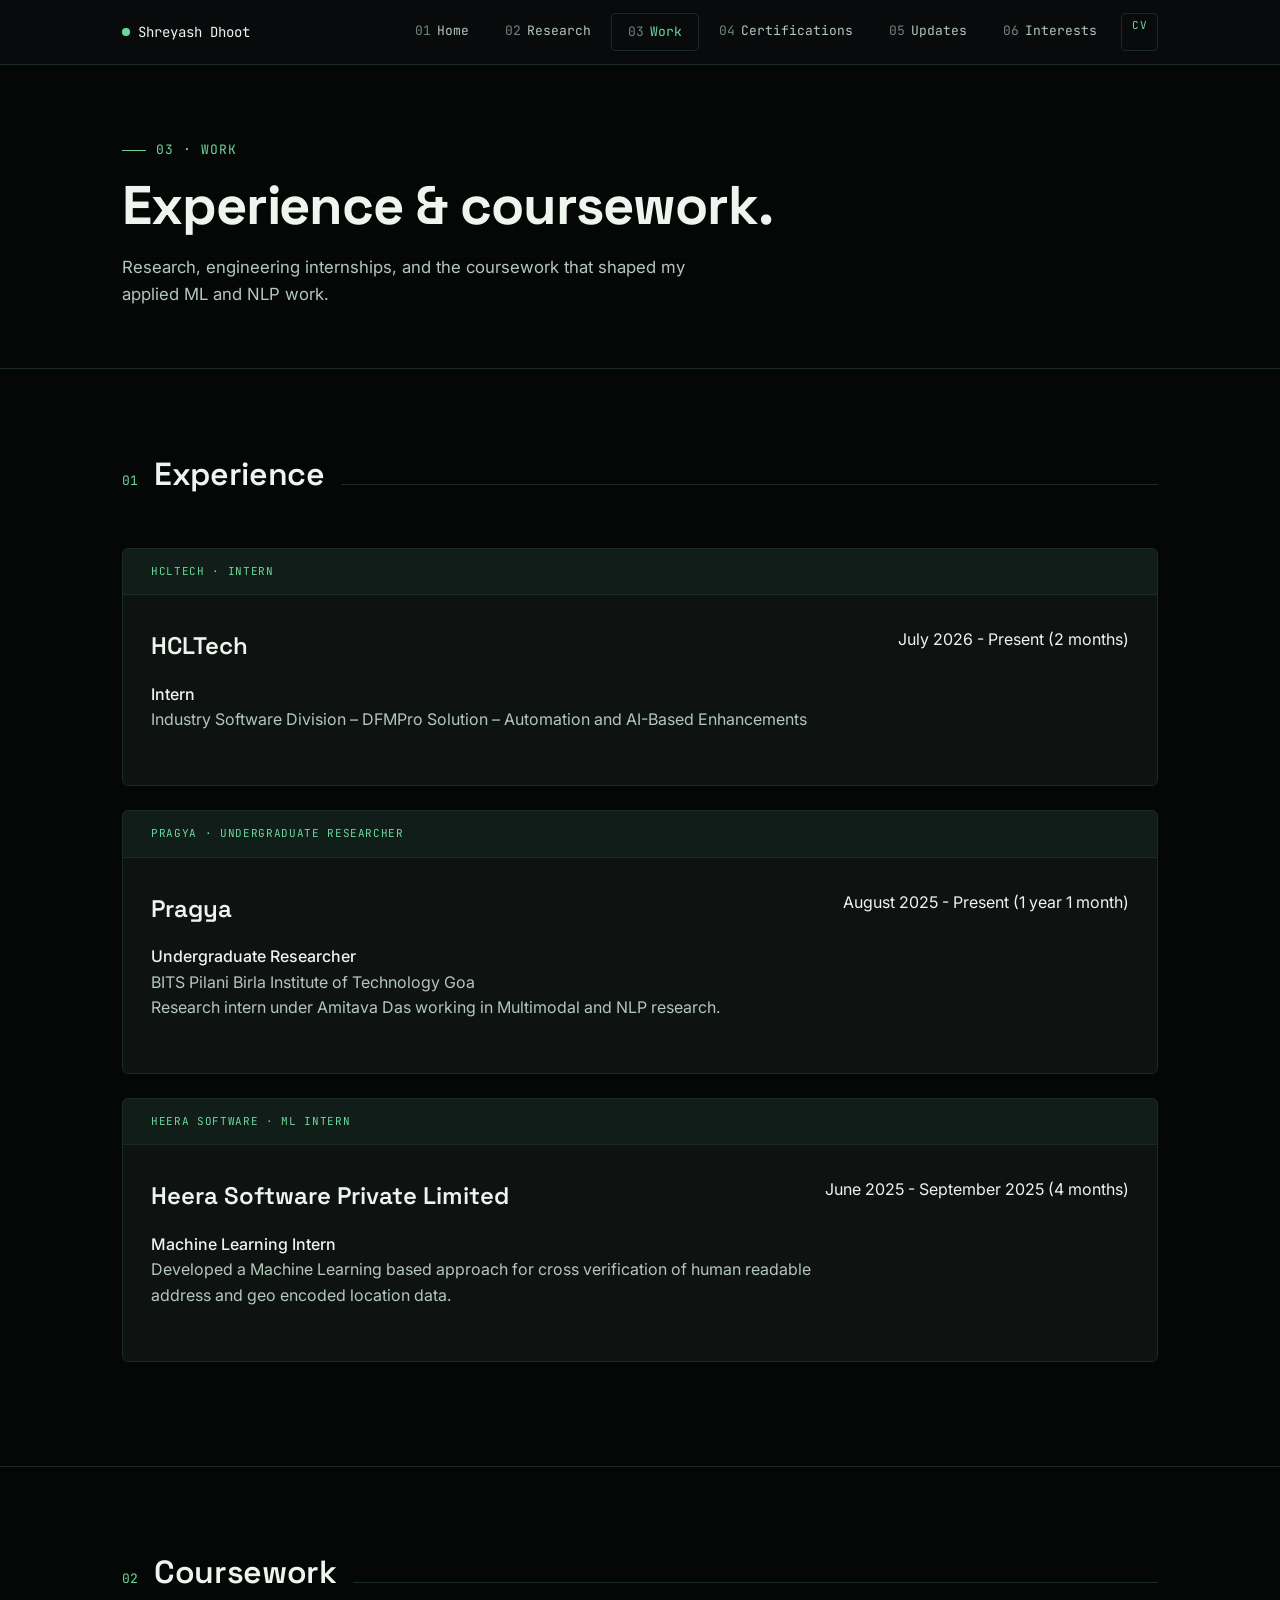
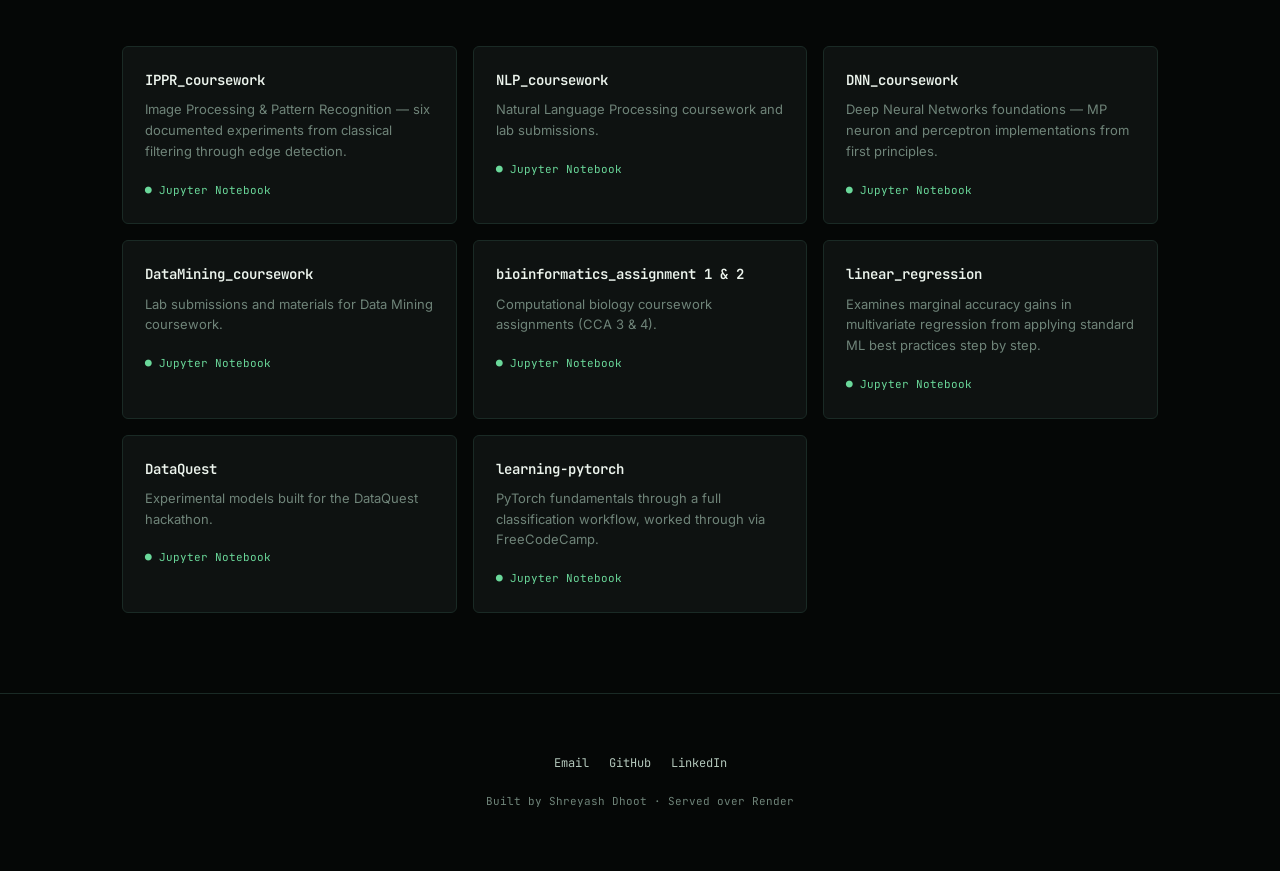
<file: work.html>
<!DOCTYPE html>
<html lang="en">
<head>
<meta charset="UTF-8">
<meta name="viewport" content="width=device-width, initial-scale=1.0">
<title>Work — Shreyash Dhoot</title>
<link rel="preconnect" href="https://fonts.googleapis.com">
<link rel="preconnect" href="https://fonts.gstatic.com" crossorigin>
<link href="https://fonts.googleapis.com/css2?family=Space+Grotesk:wght@400;500;600;700&family=JetBrains+Mono:wght@400;500;600&family=Inter:wght@400;500;600&display=swap" rel="stylesheet">
<link rel="stylesheet" href="style.css">
<style>
  .project { border: 1px solid var(--border); border-radius: 6px; background: var(--bg-card); margin-bottom: 24px; overflow: hidden; transition: border-color 0.25s ease; }
  .project:hover { border-color: var(--border-bright); }
  button.project { width: 100%; padding: 0; color: inherit; text-align: left; font: inherit; cursor: pointer; }
  button.project:hover, button.project:focus-visible { border-color: var(--accent); }
  .project-flag { display: flex; align-items: center; gap: 10px; padding: 14px 28px; background: rgba(52, 199, 149, 0.06); border-bottom: 1px solid var(--border); font-family: var(--font-mono); font-size: 11px; color: var(--accent); letter-spacing: 0.06em; }
  .project-body { padding: 32px 28px; }
  .project-top { display: flex; justify-content: space-between; align-items: flex-start; gap: 24px; margin-bottom: 16px; flex-wrap: wrap; }
  .project-name { font-family: var(--font-display); font-size: 1.5rem; font-weight: 600; }
  .project-links { display: flex; gap: 10px; flex-shrink: 0; }
  .project-desc { color: var(--text-dim); max-width: 68ch; margin-bottom: 20px; }
  .project-desc strong { color: var(--text); font-weight: 500; }
  .project-meta { display: flex; flex-wrap: wrap; gap: 8px; margin-bottom: 20px; }
  .project-highlights { list-style: none; display: grid; gap: 10px; font-size: 0.92rem; color: var(--text-dim); }
  .project-highlights li { padding-left: 20px; position: relative; }
  .project-highlights li::before { content: '›'; position: absolute; left: 0; color: var(--accent); font-family: var(--font-mono); }

  .minor-grid { display: grid; grid-template-columns: repeat(auto-fill, minmax(260px, 1fr)); gap: 16px; }
  .minor-card { display: block; border: 1px solid var(--border); border-radius: 6px; padding: 22px; background: var(--bg-card); transition: border-color 0.2s ease, transform 0.2s ease, box-shadow 0.2s ease; text-decoration: none; color: inherit; cursor: pointer; }
  .minor-card:hover, .minor-card:focus-visible { border-color: var(--border-bright); transform: translateY(-1px); box-shadow: 0 8px 18px rgba(0, 0, 0, 0.08); }
  .minor-card .mc-name { font-family: var(--font-mono); font-size: 14px; font-weight: 600; color: var(--text); margin-bottom: 8px; display: block; }
  .minor-card .mc-desc { font-size: 13px; color: var(--text-faint); margin-bottom: 14px; }
  .minor-card .mc-lang { font-family: var(--font-mono); font-size: 11px; color: var(--accent); }
</style>
</head>
<body data-page="work">

<div class="page-header">
  <div class="wrap">
    <div class="page-kicker">03 · WORK</div>
    <h1 class="page-title">Experience & coursework.</h1>
    <p class="page-sub">Research, engineering internships, and the coursework that shaped my applied ML and NLP work.</p>
  </div>
</div>

<section>
  <div class="wrap">
    <div class="section-head">
      <span class="section-num">01</span>
      <h2 class="section-title">Experience</h2>
      <div class="section-line"></div>
    </div>

    <button class="project experience-card" type="button" data-experience="hcltech" aria-haspopup="dialog">
      <div class="project-flag">HCLTECH · INTERN</div>
      <div class="project-body">
        <div class="project-top">
          <div class="project-name">HCLTech</div>
          <div class="project-links">
            <span class="project-date">July 2026 - Present (2 months)</span>
          </div>
        </div>
        <p class="project-desc">
          <strong>Intern</strong><br>
          Industry Software Division – DFMPro Solution – Automation and AI-Based Enhancements
        </p>
      </div>
    </button>

    <button class="project experience-card" type="button" data-experience="pragya" aria-haspopup="dialog">
      <div class="project-flag">PRAGYA · UNDERGRADUATE RESEARCHER</div>
      <div class="project-body">
        <div class="project-top">
          <div class="project-name">Pragya</div>
          <div class="project-links">
            <span class="project-date">August 2025 - Present (1 year 1 month)</span>
          </div>
        </div>
        <p class="project-desc">
          <strong>Undergraduate Researcher</strong><br>
          BITS Pilani Birla Institute of Technology Goa<br>
          Research intern under Amitava Das working in Multimodal and NLP research.
        </p>
      </div>
    </button>

    <button class="project experience-card" type="button" data-experience="heera" aria-haspopup="dialog">
      <div class="project-flag">HEERA SOFTWARE · ML INTERN</div>
      <div class="project-body">
        <div class="project-top">
          <div class="project-name">Heera Software Private Limited</div>
          <div class="project-links">
            <span class="project-date">June 2025 - September 2025 (4 months)</span>
          </div>
        </div>
        <p class="project-desc">
          <strong>Machine Learning Intern</strong><br>
          Developed a Machine Learning based approach for cross verification of human readable address and geo encoded location data.
        </p>
      </div>
    </button>
  </div>
</section>

<section>
  <div class="wrap">
    <div class="section-head">
      <span class="section-num">02</span>
      <h2 class="section-title">Coursework</h2>
      <div class="section-line"></div>
    </div>

    <div class="minor-grid">
      <a class="minor-card" href="https://github.com/ShreyashDhoot/IPPR_coursework" target="_blank" rel="noopener">
        <span class="mc-name">IPPR_coursework</span>
        <p class="mc-desc">Image Processing & Pattern Recognition — six documented experiments from classical filtering through edge detection.</p>
        <span class="mc-lang">● Jupyter Notebook</span>
      </a>
      <a class="minor-card" href="https://github.com/ShreyashDhoot/NLP_coursework" target="_blank" rel="noopener">
        <span class="mc-name">NLP_coursework</span>
        <p class="mc-desc">Natural Language Processing coursework and lab submissions.</p>
        <span class="mc-lang">● Jupyter Notebook</span>
      </a>
      <a class="minor-card" href="https://github.com/ShreyashDhoot/DNN_coursework" target="_blank" rel="noopener">
        <span class="mc-name">DNN_coursework</span>
        <p class="mc-desc">Deep Neural Networks foundations — MP neuron and perceptron implementations from first principles.</p>
        <span class="mc-lang">● Jupyter Notebook</span>
      </a>
      <a class="minor-card" href="https://github.com/ShreyashDhoot/DataMining_coursework" target="_blank" rel="noopener">
        <span class="mc-name">DataMining_coursework</span>
        <p class="mc-desc">Lab submissions and materials for Data Mining coursework.</p>
        <span class="mc-lang">● Jupyter Notebook</span>
      </a>
      <a class="minor-card" href="https://github.com/ShreyashDhoot/bioinformatics_assignment1" target="_blank" rel="noopener">
        <span class="mc-name">bioinformatics_assignment 1 &amp; 2</span>
        <p class="mc-desc">Computational biology coursework assignments (CCA 3 &amp; 4).</p>
        <span class="mc-lang">● Jupyter Notebook</span>
      </a>
      <a class="minor-card" href="https://github.com/ShreyashDhoot/linear_regression" target="_blank" rel="noopener">
        <span class="mc-name">linear_regression</span>
        <p class="mc-desc">Examines marginal accuracy gains in multivariate regression from applying standard ML best practices step by step.</p>
        <span class="mc-lang">● Jupyter Notebook</span>
      </a>
      <a class="minor-card" href="https://github.com/ShreyashDhoot/DataQuest" target="_blank" rel="noopener">
        <span class="mc-name">DataQuest</span>
        <p class="mc-desc">Experimental models built for the DataQuest hackathon.</p>
        <span class="mc-lang">● Jupyter Notebook</span>
      </a>
      <a class="minor-card" href="https://github.com/ShreyashDhoot/learning-pytorch" target="_blank" rel="noopener">
        <span class="mc-name">learning-pytorch</span>
        <p class="mc-desc">PyTorch fundamentals through a full classification workflow, worked through via FreeCodeCamp.</p>
        <span class="mc-lang">● Jupyter Notebook</span>
      </a>
    </div>
  </div>
</section>

<footer>
  <div class="wrap">
    <div class="footer-links">
      <a href="mailto:shreyashdhoot@gmail.com">Email</a>
      <a href="https://github.com/ShreyashDhoot" target="_blank" rel="noopener">GitHub</a>
      <a href="https://www.linkedin.com/in/shreyashdhoot" target="_blank" rel="noopener">LinkedIn</a>
    </div>
    Built by Shreyash Dhoot · Served over Render
  </div>
</footer>

<dialog class="experience-dialog" id="experienceDialog" aria-labelledby="experienceDialogTitle">
  <div class="dialog-inner">
    <div class="dialog-topline">
      <span class="page-kicker">EXPERIENCE NOTES</span>
      <button class="dialog-close" type="button" id="dialogClose" aria-label="Close experience details">×</button>
    </div>
    <p class="dialog-meta" id="experienceDialogMeta"></p>
    <h2 class="dialog-title" id="experienceDialogTitle"></h2>
    <div class="dialog-content" id="experienceDialogContent"></div>
  </div>
</dialog>

<script src="nav.js"></script>
<script>
  const experienceDetails = {
    hcltech: {
      meta: 'HCLTECH · INTERN · JULY 2026 - PRESENT',
      title: 'Automation and AI-based enhancements',
      content: '<p>At HCLTech, I work in the Industry Software Division on the DFMPro solution, exploring how automation and AI can improve engineering workflows.</p><h3>What I am learning</h3><ul><li>How AI-assisted features fit into a mature industry software product.</li><li>How to turn an open-ended idea into a reliable workflow for real users.</li><li>How product constraints shape the design of automation systems.</li></ul><h3>What I am working on</h3><p>My work is focused on understanding the existing workflow, identifying opportunities for automation, and helping develop practical AI-based enhancements. This section will grow as the internship progresses.</p>'
    },
    pragya: {
      meta: 'PRAGYA · UNDERGRADUATE RESEARCHER · AUGUST 2025 - PRESENT',
      title: 'Multimodal and NLP research',
      content: '<p>Through the Pragya program at BITS Pilani, Goa, I work under Amitava Das on multimodal and natural language processing research.</p><h3>What I am learning</h3><ul><li>How to frame research questions that can be tested with data and experiments.</li><li>How language and vision models behave under ambiguity, distribution shift, and adversarial pressure.</li><li>How to read, reproduce, and communicate research results with care.</li></ul><h3>What I am working on</h3><p>My work involves investigating multimodal and NLP systems, building experiments, analyzing model behavior, and turning observations into clearer research directions.</p>'
    },
    heera: {
      meta: 'HEERA SOFTWARE · MACHINE LEARNING INTERN · JUNE - SEPTEMBER 2025',
      title: 'Address and geolocation cross-verification',
      content: '<p>At Heera Software, I developed a machine learning approach for cross-verifying human-readable addresses against geo-encoded location data.</p><h3>What I learned</h3><ul><li>How messy real-world location data differs from clean classroom datasets.</li><li>How to compare text and geographic signals when neither source is perfectly reliable.</li><li>How evaluation choices affect the usefulness of a verification system.</li></ul><h3>What I worked on</h3><p>I explored the end-to-end problem of matching address information with coordinates, from understanding the data and defining useful signals to designing a model-based verification workflow.</p>'
    }
  };

  const dialog = document.getElementById('experienceDialog');
  const dialogTitle = document.getElementById('experienceDialogTitle');
  const dialogMeta = document.getElementById('experienceDialogMeta');
  const dialogContent = document.getElementById('experienceDialogContent');
  const dialogClose = document.getElementById('dialogClose');

  document.querySelectorAll('[data-experience]').forEach(card => {
    card.addEventListener('click', () => {
      const detail = experienceDetails[card.dataset.experience];
      dialogMeta.textContent = detail.meta;
      dialogTitle.textContent = detail.title;
      dialogContent.innerHTML = detail.content;
      dialog.showModal();
    });
  });

  dialogClose.addEventListener('click', () => dialog.close());
  dialog.addEventListener('click', event => {
    if (event.target === dialog) dialog.close();
  });
</script>
</body>
</html>
</file>
<file: style.css>
:root {
  --bg: #050706;
  --bg-raised: #0a100d;
  --bg-card: #0e1211;
  --border: #1a2a25;
  --border-bright: #7ad8a5;
  --text: #edf5ee;
  --text-dim: #b3c7bb;
  --text-faint: #6f8479;
  --accent: #6ad89a;
  --accent-dim: #2a5a46;
  --accent-glow: rgba(106, 216, 154, 0.12);
  --warn: #d5a95f;
  --gold: #e0b76a;

  --font-display: 'Space Grotesk', sans-serif;
  --font-mono: 'JetBrains Mono', monospace;
  --font-body: 'Inter', sans-serif;
}

* { margin: 0; padding: 0; box-sizing: border-box; }

html, body {
  overflow-x: hidden;
  max-width: 100%;
}

body {
  background: var(--bg);
  color: var(--text);
  font-family: var(--font-body);
  line-height: 1.6;
}

body::before {
  content: '';
  position: fixed;
  inset: 0;
  background-image:
    linear-gradient(var(--border) 1px, transparent 1px),
    linear-gradient(90deg, var(--border) 1px, transparent 1px);
  background-size: 64px 64px;
  opacity: 0.08;
  pointer-events: none;
  z-index: 0;
}

a { color: inherit; text-decoration: none; }

.wrap {
  max-width: 1100px;
  margin: 0 auto;
  padding: 0 32px;
  position: relative;
  z-index: 1;
}

@media (max-width: 600px) {
  .wrap {
    padding: 0 20px;
  }
}

/* ---------- NAV ---------- */
nav {
  position: fixed;
  top: 0; left: 0; right: 0;
  z-index: 100;
  background: rgba(10, 11, 13, 0.85);
  backdrop-filter: blur(10px);
  border-bottom: 1px solid var(--border);
}
nav .wrap {
  display: flex;
  align-items: center;
  justify-content: space-between;
  height: 64px;
}
.nav-brand {
  font-family: var(--font-mono);
  font-size: 14px;
  color: var(--text);
  display: flex;
  align-items: center;
  gap: 8px;
  flex-shrink: 0;
}
.nav-brand .dot {
  width: 8px; height: 8px;
  border-radius: 50%;
  background: var(--accent);
  box-shadow: 0 0 6px var(--accent-glow);
  animation: pulse 2.4s ease-in-out infinite;
}
@keyframes pulse {
  0%, 100% { opacity: 1; }
  50% { opacity: 0.4; }
}
.nav-links {
  display: flex;
  gap: 4px;
  font-size: 13px;
  font-family: var(--font-mono);
}
.nav-links a {
  color: var(--text-dim);
  padding: 8px 16px;
  border-radius: 4px;
  transition: all 0.2s;
}
.nav-links a:hover { color: var(--text); background: var(--bg-raised); }
.nav-links a.active {
  color: var(--accent);
  background: transparent;
  border: 1px solid var(--border);
}
.nav-links .idx { color: var(--text-faint); margin-right: 6px; }

.nav-links .cv-button {
  margin-left: 4px;
  padding: 6px 10px;
  border: 1px solid var(--border);
  border-radius: 4px;
  font-family: var(--font-mono);
  font-size: 11px;
  letter-spacing: 0.04em;
  color: var(--accent);
  line-height: 1;
}
.nav-links .cv-button:hover {
  border-color: var(--accent);
  background: rgba(52, 199, 149, 0.08);
}

.nav-toggle {
  display: none;
  flex-direction: column;
  justify-content: center;
  align-items: center;
  gap: 5px;
  background: none;
  border: 1px solid var(--border);
  border-radius: 4px;
  cursor: pointer;
  padding: 8px 10px;
  min-height: 40px;
  min-width: 40px;
  transition: border-color 0.2s;
}
.nav-toggle:hover, .nav-toggle:focus-visible {
  border-color: var(--accent);
}
.nav-toggle span {
  width: 20px; height: 2px;
  background: var(--text);
  border-radius: 1px;
}

@media (max-width: 860px) {
  .nav-links {
    position: fixed;
    top: 64px; left: 0; right: 0;
    background: var(--bg);
    border-bottom: 1px solid var(--border);
    flex-direction: column;
    padding: 16px 20px;
    gap: 4px;
    display: none;
    box-shadow: 0 16px 32px rgba(0, 0, 0, 0.6);
    max-height: calc(100vh - 64px);
    overflow-y: auto;
  }
  .nav-links.open { display: flex; }
  .nav-links a { padding: 12px 16px; font-size: 14px; }
  .nav-links .cv-button {
    margin-left: 0;
    margin-top: 6px;
    width: fit-content;
    padding: 10px 16px;
    font-size: 12px;
  }
  .nav-toggle { display: flex; }
}

/* ---------- PAGE HEADER (non-hero pages) ---------- */
.page-header {
  padding: 140px 0 60px;
  border-bottom: 1px solid var(--border);
}
.page-kicker {
  font-family: var(--font-mono);
  font-size: 13px;
  color: var(--accent);
  letter-spacing: 0.08em;
  margin-bottom: 16px;
  display: flex;
  align-items: center;
  gap: 10px;
}
.page-kicker::before {
  content: '';
  width: 24px; height: 1px;
  background: var(--accent);
}
.page-title {
  font-family: var(--font-display);
  font-weight: 700;
  font-size: clamp(2.2rem, 5vw, 3.4rem);
  line-height: 1.05;
  letter-spacing: -0.02em;
  max-width: 800px;
}
.page-sub {
  margin-top: 20px;
  max-width: 620px;
  font-size: 1.05rem;
  color: var(--text-dim);
}

/* ---------- SECTION SCAFFOLDING ---------- */
section { padding: 80px 0; border-top: 1px solid var(--border); }
section:first-of-type { border-top: none; }

.section-head {
  display: flex;
  align-items: baseline;
  gap: 16px;
  margin-bottom: 48px;
}
.section-num { font-family: var(--font-mono); font-size: 13px; color: var(--accent); }
.section-title {
  font-family: var(--font-display);
  font-size: clamp(1.5rem, 3vw, 2rem);
  font-weight: 600;
  letter-spacing: -0.01em;
}
.section-line { flex: 1; height: 1px; background: var(--border); }

/* ---------- CARDS (generic) ---------- */
.card {
  border: 1px solid var(--border);
  border-radius: 6px;
  background: var(--bg-card);
  padding: 28px;
  transition: border-color 0.25s ease;
}
.card:hover { border-color: var(--border-bright); }

.tag {
  font-family: var(--font-mono);
  font-size: 11.5px;
  color: var(--accent);
  border: 1px solid var(--border);
  background: transparent;
  padding: 5px 10px;
  border-radius: 3px;
  display: inline-block;
}
.pill {
  font-family: var(--font-mono);
  font-size: 11px;
  color: var(--text-faint);
  border: 1px solid var(--border);
  padding: 4px 10px;
  border-radius: 3px;
  display: inline-block;
}

.btn {
  font-family: var(--font-mono);
  font-size: 13px;
  padding: 13px 24px;
  border-radius: 3px;
  border: 1px solid var(--border);
  transition: all 0.2s ease;
  display: inline-flex;
  align-items: center;
  gap: 8px;
}
.btn-primary { background: transparent; color: var(--accent); font-weight: 600; border-color: var(--border); }
.btn-primary:hover { background: transparent; border-color: var(--accent); box-shadow: none; transform: translateY(-1px); }
.btn-ghost { color: var(--text-dim); background: transparent; }
.btn-ghost:hover { color: var(--text); border-color: var(--text-faint); }

.link-arrow { font-family: var(--font-mono); font-size: 12px; color: var(--text-dim); border: 1px solid var(--border); padding: 7px 14px; border-radius: 3px; transition: all 0.2s; white-space: nowrap; display: inline-block; }
.link-arrow:hover { color: var(--accent); border-color: var(--accent); }

.experience-dialog {
  width: min(680px, calc(100% - 32px));
  max-height: min(760px, calc(100vh - 48px));
  padding: 0;
  color: var(--text);
  background: var(--bg-card);
  border: 1px solid var(--border-bright);
  border-radius: 8px;
  box-shadow: 0 24px 80px rgba(0, 0, 0, 0.5);
}
.experience-dialog::backdrop { background: rgba(0, 0, 0, 0.72); backdrop-filter: blur(4px); }
.dialog-inner { padding: 32px; overflow-y: auto; }
.dialog-topline { display: flex; align-items: center; justify-content: space-between; gap: 20px; }
.dialog-topline .page-kicker { margin-bottom: 0; font-size: 11px; }
.dialog-close { color: var(--text-dim); background: transparent; border: 1px solid var(--border); border-radius: 3px; font-size: 24px; line-height: 1; width: 36px; height: 36px; cursor: pointer; }
.dialog-close:hover { color: var(--accent); border-color: var(--accent); }
.dialog-meta { margin-top: 28px; color: var(--accent); font: 11px var(--font-mono); letter-spacing: 0.06em; }
.dialog-title { margin-top: 10px; font: 600 clamp(1.6rem, 4vw, 2.4rem)/1.1 var(--font-display); }
.dialog-content { margin-top: 28px; color: var(--text-dim); }
.dialog-content p { margin-bottom: 20px; }
.dialog-content h3 { margin: 26px 0 10px; color: var(--text); font: 600 1.05rem var(--font-display); }
.dialog-content ul { display: grid; gap: 10px; padding-left: 20px; }
.dialog-content li::marker { color: var(--accent); }

@media (max-width: 600px) { .dialog-inner { padding: 24px 20px; } }

@media (max-width: 600px) {
  .page-header {
    padding: 100px 0 40px;
  }
  section {
    padding: 48px 0;
  }
}

footer {
  padding: 60px 0 60px;
  text-align: center;
  font-family: var(--font-mono);
  font-size: 11px;
  color: var(--text-faint);
  border-top: 1px solid var(--border);
}
.footer-links {
  display: flex; justify-content: center; gap: 20px; margin-bottom: 20px;
  font-size: 12px;
  flex-wrap: wrap;
}
@media (max-width: 600px) {
  .footer-links {
    gap: 12px 18px;
  }
}
.footer-links a { color: var(--text-dim); transition: color 0.2s; }
.footer-links a:hover { color: var(--accent); }

a:focus-visible, button:focus-visible { outline: 2px solid var(--accent); outline-offset: 3px; }

@media (prefers-reduced-motion: reduce) {
  *, *::before, *::after {
    animation-duration: 0.01ms !important;
    animation-iteration-count: 1 !important;
    transition-duration: 0.01ms !important;
  }
}
</file>
